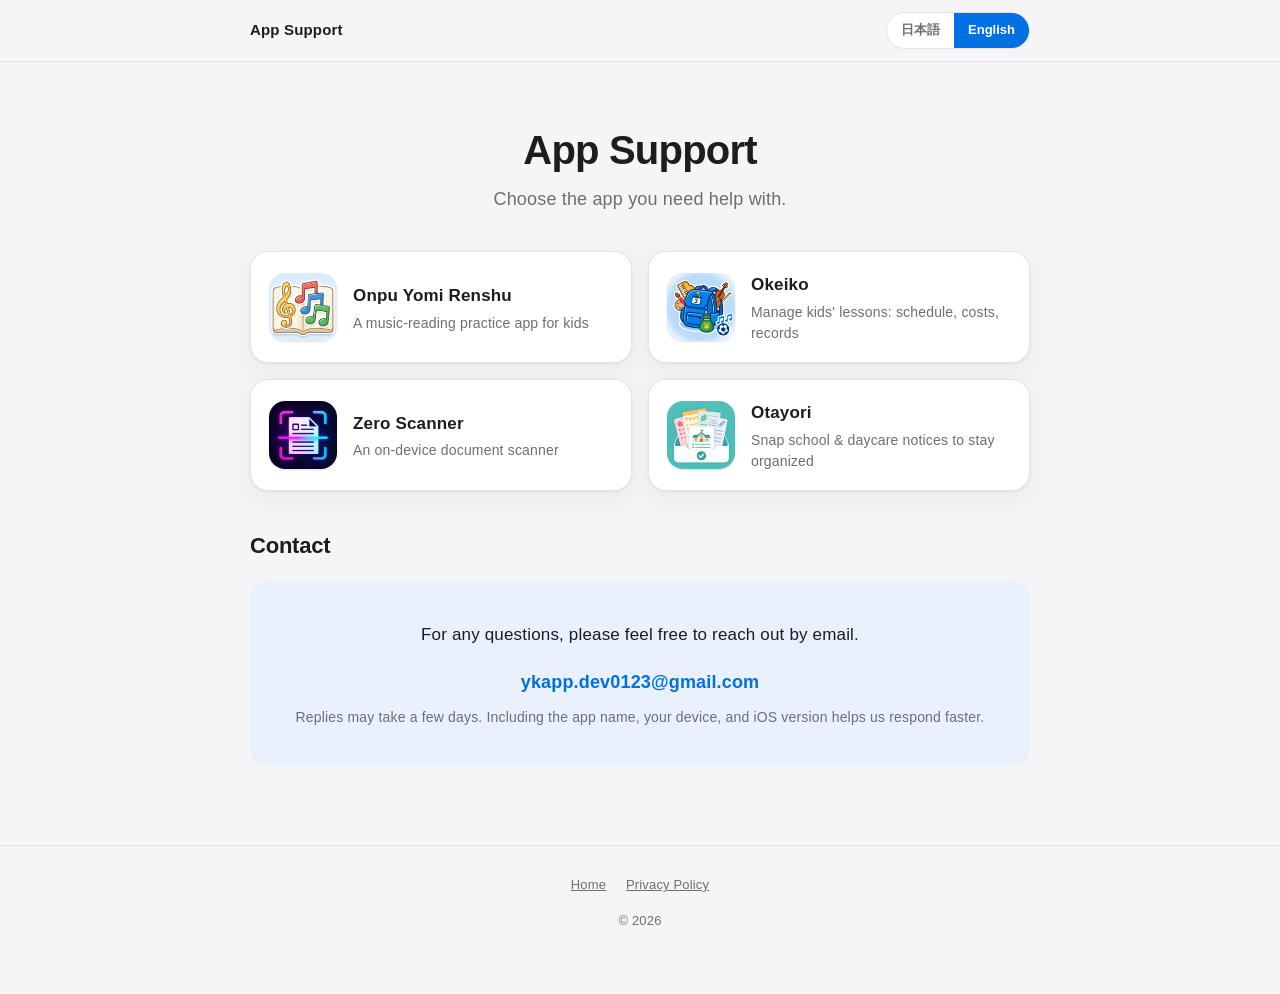
<file: index.html>
<!DOCTYPE html>
<html lang="ja" data-lang="ja">
<head>
  <meta charset="UTF-8" />
  <meta name="viewport" content="width=device-width, initial-scale=1" />
  <title>アプリ サポート</title>
  <meta name="description" content="おんぷ よみ れんしゅう / おけいこ / Zero Scanner / おたより管理 のサポートページ。" />
  <link rel="stylesheet" href="assets/style.css" />
  <script src="assets/i18n.js"></script>
</head>
<body data-title-ja="アプリ サポート" data-title-en="App Support">
  <header class="site-header">
    <div class="bar">
      <a class="home-link" href="index.html">
        <span class="lang-ja">アプリ サポート</span>
        <span class="lang-en">App Support</span>
      </a>
      <div class="lang-toggle" role="group" aria-label="Language">
        <button type="button" data-lang="ja">日本語</button>
        <button type="button" data-lang="en">English</button>
      </div>
    </div>
  </header>

  <main>
    <div class="hero">
      <h1>
        <span class="lang-ja">アプリ サポート</span>
        <span class="lang-en">App Support</span>
      </h1>
      <p class="tagline">
        <span class="lang-ja">サポートが必要なアプリを選んでください。</span>
        <span class="lang-en">Choose the app you need help with.</span>
      </p>
    </div>

    <div class="app-grid">
      <a class="app-card" href="doremi.html">
        <img src="assets/icons/doremi.png" alt="おんぷ よみ れんしゅう" />
        <div>
          <p class="name">
            <span class="lang-ja">おんぷ よみ れんしゅう</span>
            <span class="lang-en">Onpu Yomi Renshu</span>
          </p>
          <p class="desc">
            <span class="lang-ja">子供向けの譜読み練習アプリ</span>
            <span class="lang-en">A music-reading practice app for kids</span>
          </p>
        </div>
      </a>

      <a class="app-card" href="okeiko.html">
        <img src="assets/icons/okeiko.png" alt="おけいこ" />
        <div>
          <p class="name">
            <span class="lang-ja">おけいこ</span>
            <span class="lang-en">Okeiko</span>
          </p>
          <p class="desc">
            <span class="lang-ja">習い事の予定・お金・記録をまとめて管理</span>
            <span class="lang-en">Manage kids' lessons: schedule, costs, records</span>
          </p>
        </div>
      </a>

      <!-- 一時的に非表示（審査前）。公開時にこのコメントを解除してください
      <a class="app-card" href="dekitate.html">
        <img src="assets/icons/dekitate.png" alt="できたてキッチン" />
        <div>
          <p class="name">
            <span class="lang-ja">できたてキッチン</span>
            <span class="lang-en">Dekitate Kitchen</span>
          </p>
          <p class="desc">
            <span class="lang-ja">具材を集めて料理を完成させるカードゲーム</span>
            <span class="lang-en">A cooking card game for the family</span>
          </p>
        </div>
      </a>
      -->

      <a class="app-card" href="zeroscanner.html">
        <img src="assets/icons/zeroscanner.png" alt="Zero Scanner" />
        <div>
          <p class="name">
            <span class="lang-ja">Zero Scanner</span>
            <span class="lang-en">Zero Scanner</span>
          </p>
          <p class="desc">
            <span class="lang-ja">端末内で完結するドキュメントスキャナー</span>
            <span class="lang-en">An on-device document scanner</span>
          </p>
        </div>
      </a>

      <a class="app-card" href="otayori.html">
        <img src="assets/icons/otayori.png" alt="おたより管理" />
        <div>
          <p class="name">
            <span class="lang-ja">おたより管理</span>
            <span class="lang-en">Otayori</span>
          </p>
          <p class="desc">
            <span class="lang-ja">学校・保育園のおたよりを撮るだけで整理</span>
            <span class="lang-en">Snap school &amp; daycare notices to stay organized</span>
          </p>
        </div>
      </a>
    </div>

    <h2>
      <span class="lang-ja">お問い合わせ</span>
      <span class="lang-en">Contact</span>
    </h2>
    <div class="contact-box">
      <p class="lang-ja">ご質問・ご不明な点は、以下のメールアドレスまでお気軽にご連絡ください。</p>
      <p class="lang-en">For any questions, please feel free to reach out by email.</p>
      <a class="mail" href="mailto:ykapp.dev0123@gmail.com">ykapp.dev0123@gmail.com</a>
      <p class="note">
        <span class="lang-ja">返信には数日いただく場合があります。アプリ名と端末・iOSのバージョンを添えていただくとスムーズです。</span>
        <span class="lang-en">Replies may take a few days. Including the app name, your device, and iOS version helps us respond faster.</span>
      </p>
    </div>
  </main>

  <footer>
    <div class="links">
      <a href="index.html"><span class="lang-ja">ホーム</span><span class="lang-en">Home</span></a>
      <a href="privacy.html"><span class="lang-ja">プライバシーポリシー</span><span class="lang-en">Privacy Policy</span></a>
    </div>
    <p>© 2026</p>
  </footer>
</body>
</html>
</file>
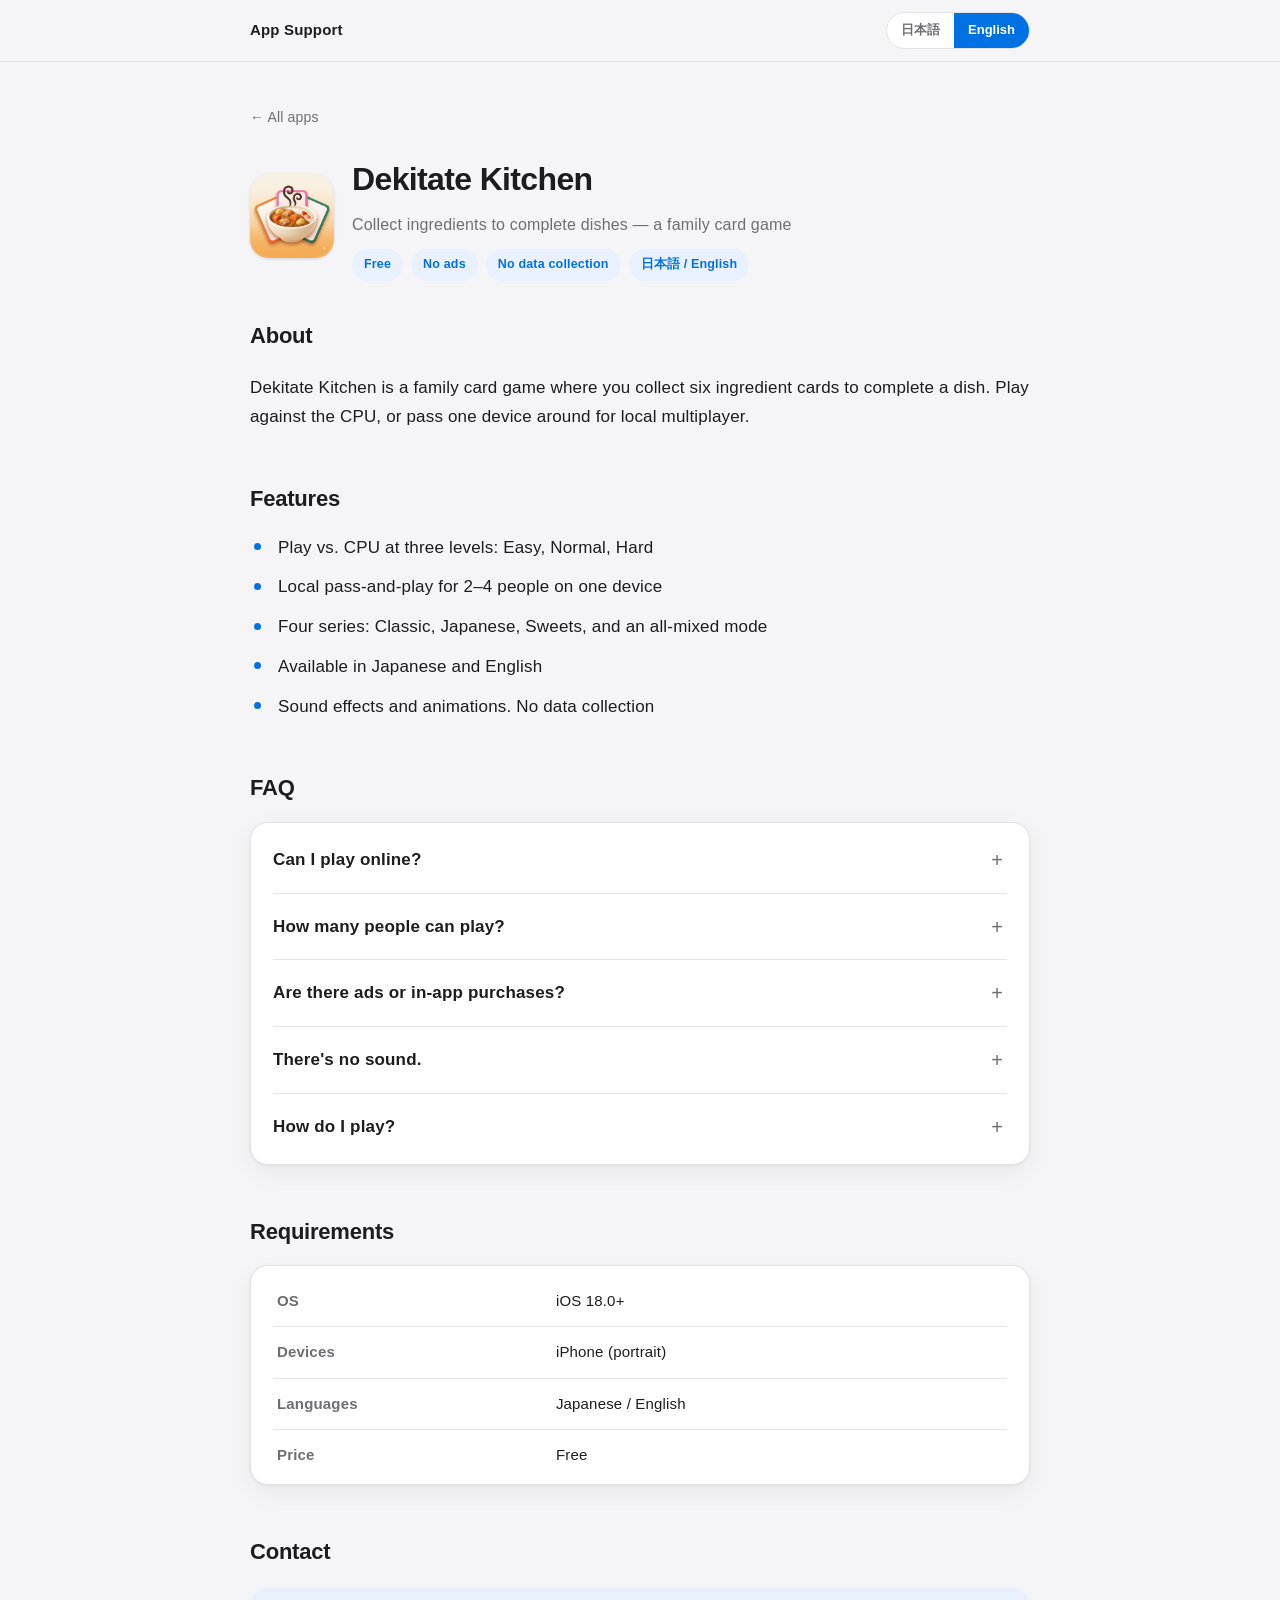
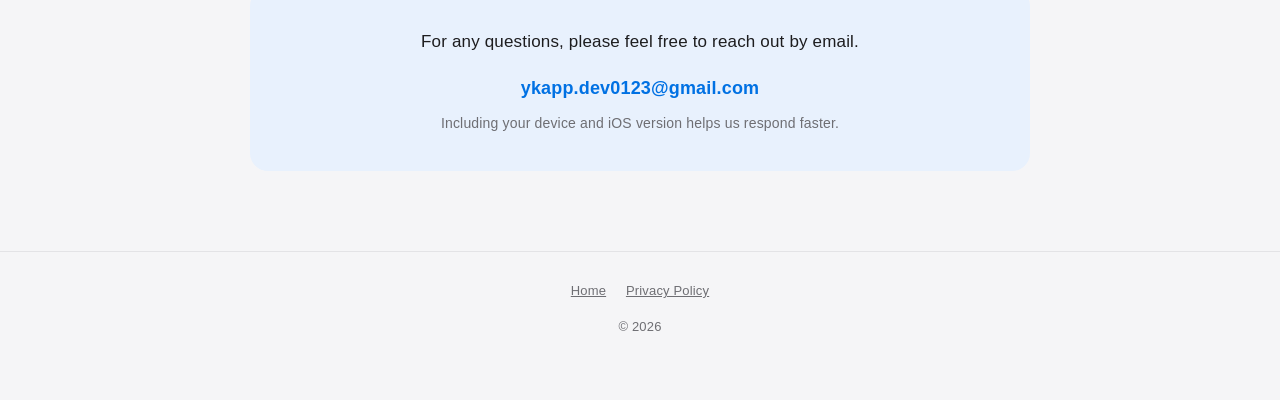
<file: dekitate.html>
<!DOCTYPE html>
<html lang="ja" data-lang="ja">
<head>
  <meta charset="UTF-8" />
  <meta name="viewport" content="width=device-width, initial-scale=1" />
  <title>できたてキッチン — サポート</title>
  <meta name="description" content="できたてキッチン（Dekitate Kitchen）のサポート・よくある質問。" />
  <link rel="stylesheet" href="assets/style.css" />
  <script src="assets/i18n.js"></script>
</head>
<body data-title-ja="できたてキッチン — サポート" data-title-en="Dekitate Kitchen — Support">
  <header class="site-header">
    <div class="bar">
      <a class="home-link" href="index.html">
        <span class="lang-ja">アプリ サポート</span>
        <span class="lang-en">App Support</span>
      </a>
      <div class="lang-toggle" role="group" aria-label="Language">
        <button type="button" data-lang="ja">日本語</button>
        <button type="button" data-lang="en">English</button>
      </div>
    </div>
  </header>

  <main>
    <a class="back" href="index.html">
      <span class="lang-ja">← すべてのアプリ</span>
      <span class="lang-en">← All apps</span>
    </a>

    <div class="app-head">
      <img src="assets/icons/dekitate.png" alt="できたてキッチン" />
      <div>
        <h1>
          <span class="lang-ja">できたてキッチン</span>
          <span class="lang-en">Dekitate Kitchen</span>
        </h1>
        <p class="sub">
          <span class="lang-ja">具材を集めて料理を完成させるカードゲーム</span>
          <span class="lang-en">Collect ingredients to complete dishes — a family card game</span>
        </p>
        <div class="badges">
          <span class="badge lang-ja">無料</span><span class="badge lang-en">Free</span>
          <span class="badge lang-ja">広告なし</span><span class="badge lang-en">No ads</span>
          <span class="badge lang-ja">データ収集なし</span><span class="badge lang-en">No data collection</span>
          <span class="badge">日本語 / English</span>
        </div>
      </div>
    </div>

    <h2>
      <span class="lang-ja">アプリについて</span>
      <span class="lang-en">About</span>
    </h2>
    <p class="lang-ja">「できたてキッチン」は、具材カードを6種そろえて料理を完成させる、家族向けのカードゲームです。CPU対戦と、同じ端末を回して遊ぶローカルパスアンドプレイに対応しています。</p>
    <p class="lang-en">Dekitate Kitchen is a family card game where you collect six ingredient cards to complete a dish. Play against the CPU, or pass one device around for local multiplayer.</p>

    <h2>
      <span class="lang-ja">主な機能</span>
      <span class="lang-en">Features</span>
    </h2>
    <ul class="feat">
      <li><span class="lang-ja">CPU対戦：やさしい / ふつう / つよい の3段階</span><span class="lang-en">Play vs. CPU at three levels: Easy, Normal, Hard</span></li>
      <li><span class="lang-ja">ローカルパスアンドプレイ：同じ端末を2〜4人で回して対戦</span><span class="lang-en">Local pass-and-play for 2–4 people on one device</span></li>
      <li><span class="lang-ja">シリーズ：定番 / 和食 / スイーツ ＋ 全混在の4モード</span><span class="lang-en">Four series: Classic, Japanese, Sweets, and an all-mixed mode</span></li>
      <li><span class="lang-ja">日本語・英語の2言語に対応</span><span class="lang-en">Available in Japanese and English</span></li>
      <li><span class="lang-ja">効果音・アニメーション付き。データ収集なし</span><span class="lang-en">Sound effects and animations. No data collection</span></li>
    </ul>

    <h2>
      <span class="lang-ja">よくある質問</span>
      <span class="lang-en">FAQ</span>
    </h2>
    <div class="card faq">
      <details>
        <summary><span class="lang-ja">オンラインで対戦できますか？</span><span class="lang-en">Can I play online?</span></summary>
        <div class="answer">
          <p class="lang-ja">いいえ。オンライン対戦は対象外です。CPU対戦と、同じ端末で遊ぶローカルパスアンドプレイに対応しています。</p>
          <p class="lang-en">No. Online play is not supported. The game offers CPU matches and local pass-and-play on a single device.</p>
        </div>
      </details>
      <details>
        <summary><span class="lang-ja">何人で遊べますか？</span><span class="lang-en">How many people can play?</span></summary>
        <div class="answer">
          <p class="lang-ja">CPU対戦は1人から、ローカルパスアンドプレイは2〜4人で遊べます。</p>
          <p class="lang-en">You can play solo against the CPU, or 2–4 people in local pass-and-play.</p>
        </div>
      </details>
      <details>
        <summary><span class="lang-ja">広告や課金はありますか？</span><span class="lang-en">Are there ads or in-app purchases?</span></summary>
        <div class="answer">
          <p class="lang-ja">いいえ。完全無料で、広告もアプリ内課金もありません。</p>
          <p class="lang-en">No. The game is completely free, with no ads and no in-app purchases.</p>
        </div>
      </details>
      <details>
        <summary><span class="lang-ja">音が鳴りません。</span><span class="lang-en">There's no sound.</span></summary>
        <div class="answer">
          <p class="lang-ja">本体側面のマナー（消音）スイッチと音量、アプリ内の設定で効果音がオンになっているかをご確認ください。</p>
          <p class="lang-en">Check your device's silent switch and volume, and make sure sound effects are enabled in the app's settings.</p>
        </div>
      </details>
      <details>
        <summary><span class="lang-ja">遊び方がわかりません。</span><span class="lang-en">How do I play?</span></summary>
        <div class="answer">
          <p class="lang-ja">アプリ内の「遊び方」で基本ルールを確認できます。残り1種で「あとひとつ！」、6種そろったら「めしあがれ！」と宣言して勝利を目指します。</p>
          <p class="lang-en">See “How to play” in the app for the basics. Declare “One more!” when you need a single ingredient, and “Dig in!” once all six are collected to win.</p>
        </div>
      </details>
    </div>

    <h2>
      <span class="lang-ja">動作環境</span>
      <span class="lang-en">Requirements</span>
    </h2>
    <div class="card">
      <table class="meta">
        <tr>
          <th><span class="lang-ja">対応OS</span><span class="lang-en">OS</span></th>
          <td>iOS 18.0+</td>
        </tr>
        <tr>
          <th><span class="lang-ja">対応端末</span><span class="lang-en">Devices</span></th>
          <td><span class="lang-ja">iPhone（縦向き）</span><span class="lang-en">iPhone (portrait)</span></td>
        </tr>
        <tr>
          <th><span class="lang-ja">言語</span><span class="lang-en">Languages</span></th>
          <td><span class="lang-ja">日本語 / 英語</span><span class="lang-en">Japanese / English</span></td>
        </tr>
        <tr>
          <th><span class="lang-ja">価格</span><span class="lang-en">Price</span></th>
          <td><span class="lang-ja">無料</span><span class="lang-en">Free</span></td>
        </tr>
      </table>
    </div>

    <h2>
      <span class="lang-ja">お問い合わせ</span>
      <span class="lang-en">Contact</span>
    </h2>
    <div class="contact-box">
      <p class="lang-ja">ご質問・ご不明な点は、以下のメールアドレスまでお気軽にご連絡ください。</p>
      <p class="lang-en">For any questions, please feel free to reach out by email.</p>
      <a class="mail" href="mailto:ykapp.dev0123@gmail.com?subject=できたてキッチン%20サポート">ykapp.dev0123@gmail.com</a>
      <p class="note">
        <span class="lang-ja">端末とiOSのバージョンを添えていただくとスムーズです。</span>
        <span class="lang-en">Including your device and iOS version helps us respond faster.</span>
      </p>
    </div>
  </main>

  <footer>
    <div class="links">
      <a href="index.html"><span class="lang-ja">ホーム</span><span class="lang-en">Home</span></a>
      <a href="privacy.html"><span class="lang-ja">プライバシーポリシー</span><span class="lang-en">Privacy Policy</span></a>
    </div>
    <p>© 2026</p>
  </footer>
</body>
</html>
</file>
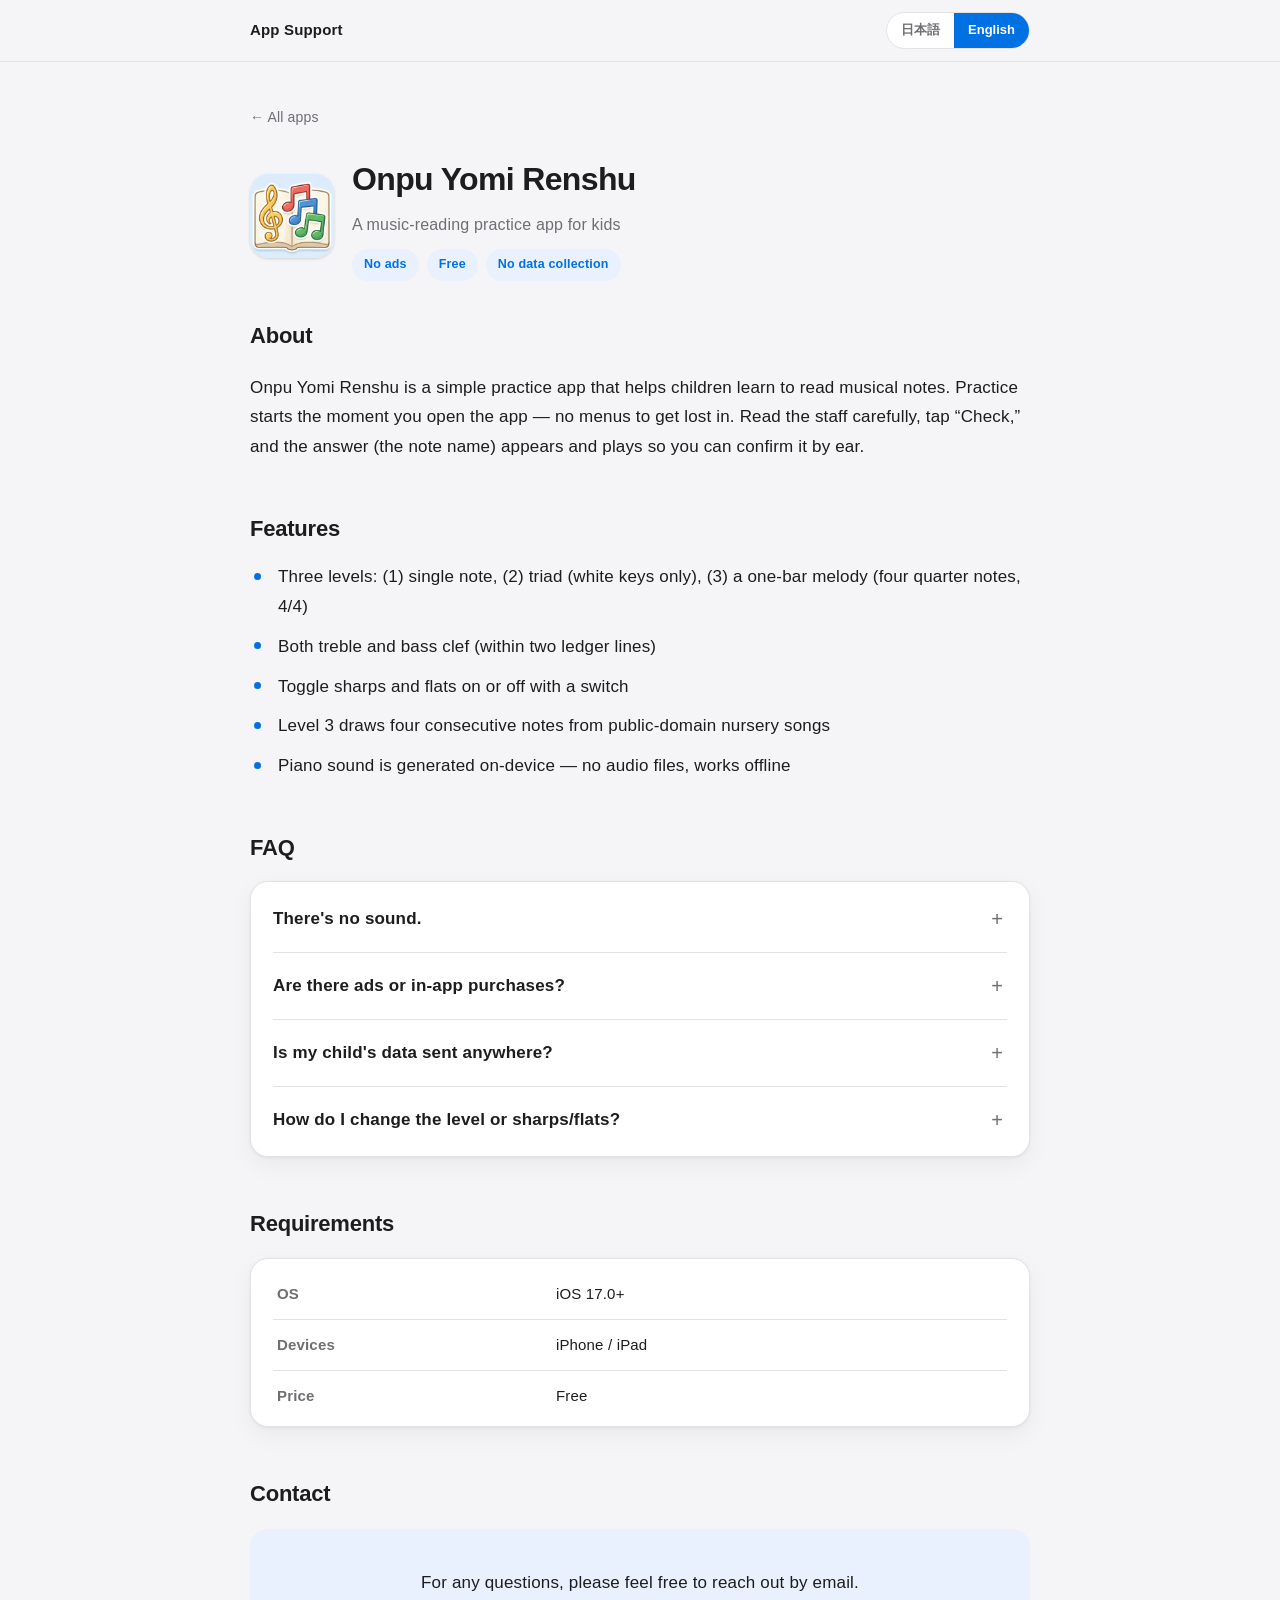
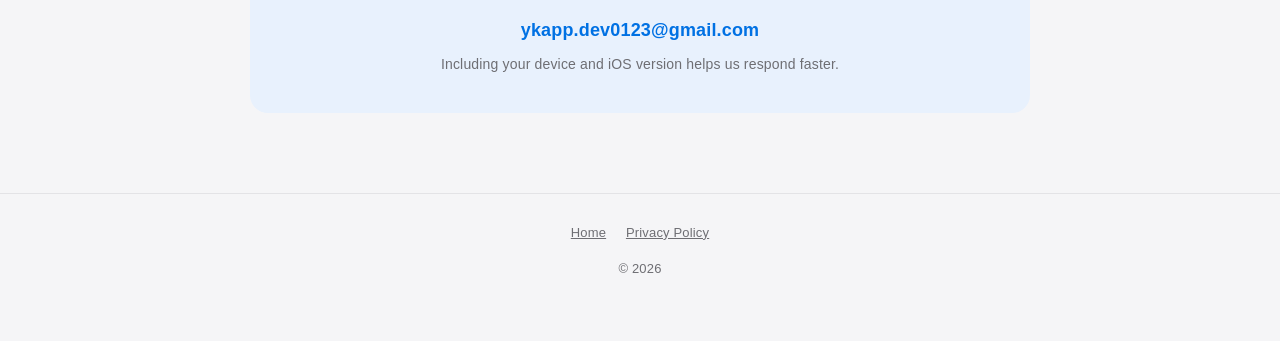
<file: doremi.html>
<!DOCTYPE html>
<html lang="ja" data-lang="ja">
<head>
  <meta charset="UTF-8" />
  <meta name="viewport" content="width=device-width, initial-scale=1" />
  <title>おんぷ よみ れんしゅう — サポート</title>
  <meta name="description" content="おんぷ よみ れんしゅう（Doremi Trainer）のサポート・よくある質問。" />
  <link rel="stylesheet" href="assets/style.css" />
  <script src="assets/i18n.js"></script>
</head>
<body data-title-ja="おんぷ よみ れんしゅう — サポート" data-title-en="Onpu Yomi Renshu — Support">
  <header class="site-header">
    <div class="bar">
      <a class="home-link" href="index.html">
        <span class="lang-ja">アプリ サポート</span>
        <span class="lang-en">App Support</span>
      </a>
      <div class="lang-toggle" role="group" aria-label="Language">
        <button type="button" data-lang="ja">日本語</button>
        <button type="button" data-lang="en">English</button>
      </div>
    </div>
  </header>

  <main>
    <a class="back" href="index.html">
      <span class="lang-ja">← すべてのアプリ</span>
      <span class="lang-en">← All apps</span>
    </a>

    <div class="app-head">
      <img src="assets/icons/doremi.png" alt="おんぷ よみ れんしゅう" />
      <div>
        <h1>
          <span class="lang-ja">おんぷ よみ れんしゅう</span>
          <span class="lang-en">Onpu Yomi Renshu</span>
        </h1>
        <p class="sub">
          <span class="lang-ja">子供向けの譜読み練習アプリ</span>
          <span class="lang-en">A music-reading practice app for kids</span>
        </p>
        <div class="badges">
          <span class="badge lang-ja">広告なし</span><span class="badge lang-en">No ads</span>
          <span class="badge lang-ja">無料</span><span class="badge lang-en">Free</span>
          <span class="badge lang-ja">データ収集なし</span><span class="badge lang-en">No data collection</span>
        </div>
      </div>
    </div>

    <h2>
      <span class="lang-ja">アプリについて</span>
      <span class="lang-en">About</span>
    </h2>
    <p class="lang-ja">「おんぷ よみ れんしゅう」は、楽譜の音符を読む力を育てる、子供向けのシンプルな練習アプリです。起動するとすぐに練習がはじまり、メニューや設定で迷うことはありません。譜面をじっくり読んで「こたえあわせ」を押すと、答え（カタカナの音名）が表示され、その音が鳴って確かめられます。</p>
    <p class="lang-en">Onpu Yomi Renshu is a simple practice app that helps children learn to read musical notes. Practice starts the moment you open the app — no menus to get lost in. Read the staff carefully, tap “Check,” and the answer (the note name) appears and plays so you can confirm it by ear.</p>

    <h2>
      <span class="lang-ja">主な機能</span>
      <span class="lang-en">Features</span>
    </h2>
    <ul class="feat">
      <li><span class="lang-ja">3つのレベル：①単音（全音符） ②3和音（白鍵のみ・3度堆積） ③1小節のメロディ（4分音符×4・4/4拍子）</span><span class="lang-en">Three levels: (1) single note, (2) triad (white keys only), (3) a one-bar melody (four quarter notes, 4/4)</span></li>
      <li><span class="lang-ja">ト音記号・ヘ音記号の両方に対応（加線2本以内）</span><span class="lang-en">Both treble and bass clef (within two ledger lines)</span></li>
      <li><span class="lang-ja">♯・♭の出題を画面のスイッチでON/OFF</span><span class="lang-en">Toggle sharps and flats on or off with a switch</span></li>
      <li><span class="lang-ja">レベル3は著作権フリーの童謡から連続する4音を出題</span><span class="lang-en">Level 3 draws four consecutive notes from public-domain nursery songs</span></li>
      <li><span class="lang-ja">ピアノ音は端末内で生成（外部音源ファイルなし・オフライン動作）</span><span class="lang-en">Piano sound is generated on-device — no audio files, works offline</span></li>
    </ul>

    <h2>
      <span class="lang-ja">よくある質問</span>
      <span class="lang-en">FAQ</span>
    </h2>
    <div class="card faq">
      <details>
        <summary><span class="lang-ja">音が鳴りません。</span><span class="lang-en">There's no sound.</span></summary>
        <div class="answer">
          <p class="lang-ja">本体側面のマナー（消音）スイッチがオフになっているか、音量が上がっているかをご確認ください。「こたえあわせ」を押したときに、答えの音が鳴ります。</p>
          <p class="lang-en">Check that your device's silent (ring/silent) switch is off and the volume is up. The note plays when you tap “Check.”</p>
        </div>
      </details>
      <details>
        <summary><span class="lang-ja">広告や課金はありますか？</span><span class="lang-en">Are there ads or in-app purchases?</span></summary>
        <div class="answer">
          <p class="lang-ja">いいえ。完全無料で、広告もアプリ内課金もありません。</p>
          <p class="lang-en">No. The app is completely free, with no ads and no in-app purchases.</p>
        </div>
      </details>
      <details>
        <summary><span class="lang-ja">子供の学習データは外部に送信されますか？</span><span class="lang-en">Is my child's data sent anywhere?</span></summary>
        <div class="answer">
          <p class="lang-ja">いいえ。このアプリは個人情報や学習記録を収集・送信しません。アカウント登録も不要です。</p>
          <p class="lang-en">No. The app does not collect or transmit any personal information or learning records, and no account is required.</p>
        </div>
      </details>
      <details>
        <summary><span class="lang-ja">レベルや♯・♭はどこで変えますか？</span><span class="lang-en">How do I change the level or sharps/flats?</span></summary>
        <div class="answer">
          <p class="lang-ja">練習画面のスイッチでレベル（1〜3）と♯・♭の出題をいつでも切り替えられます。</p>
          <p class="lang-en">Use the switches on the practice screen to change the level (1–3) and turn sharps/flats on or off at any time.</p>
        </div>
      </details>
    </div>

    <h2>
      <span class="lang-ja">動作環境</span>
      <span class="lang-en">Requirements</span>
    </h2>
    <div class="card">
      <table class="meta">
        <tr>
          <th><span class="lang-ja">対応OS</span><span class="lang-en">OS</span></th>
          <td>iOS 17.0+</td>
        </tr>
        <tr>
          <th><span class="lang-ja">対応端末</span><span class="lang-en">Devices</span></th>
          <td><span class="lang-ja">iPhone / iPad</span><span class="lang-en">iPhone / iPad</span></td>
        </tr>
        <tr>
          <th><span class="lang-ja">価格</span><span class="lang-en">Price</span></th>
          <td><span class="lang-ja">無料</span><span class="lang-en">Free</span></td>
        </tr>
      </table>
    </div>

    <h2>
      <span class="lang-ja">お問い合わせ</span>
      <span class="lang-en">Contact</span>
    </h2>
    <div class="contact-box">
      <p class="lang-ja">ご質問・ご不明な点は、以下のメールアドレスまでお気軽にご連絡ください。</p>
      <p class="lang-en">For any questions, please feel free to reach out by email.</p>
      <a class="mail" href="mailto:ykapp.dev0123@gmail.com?subject=おんぷ%20よみ%20れんしゅう%20サポート">ykapp.dev0123@gmail.com</a>
      <p class="note">
        <span class="lang-ja">端末とiOSのバージョンを添えていただくとスムーズです。</span>
        <span class="lang-en">Including your device and iOS version helps us respond faster.</span>
      </p>
    </div>
  </main>

  <footer>
    <div class="links">
      <a href="index.html"><span class="lang-ja">ホーム</span><span class="lang-en">Home</span></a>
      <a href="privacy.html"><span class="lang-ja">プライバシーポリシー</span><span class="lang-en">Privacy Policy</span></a>
    </div>
    <p>© 2026</p>
  </footer>
</body>
</html>
</file>
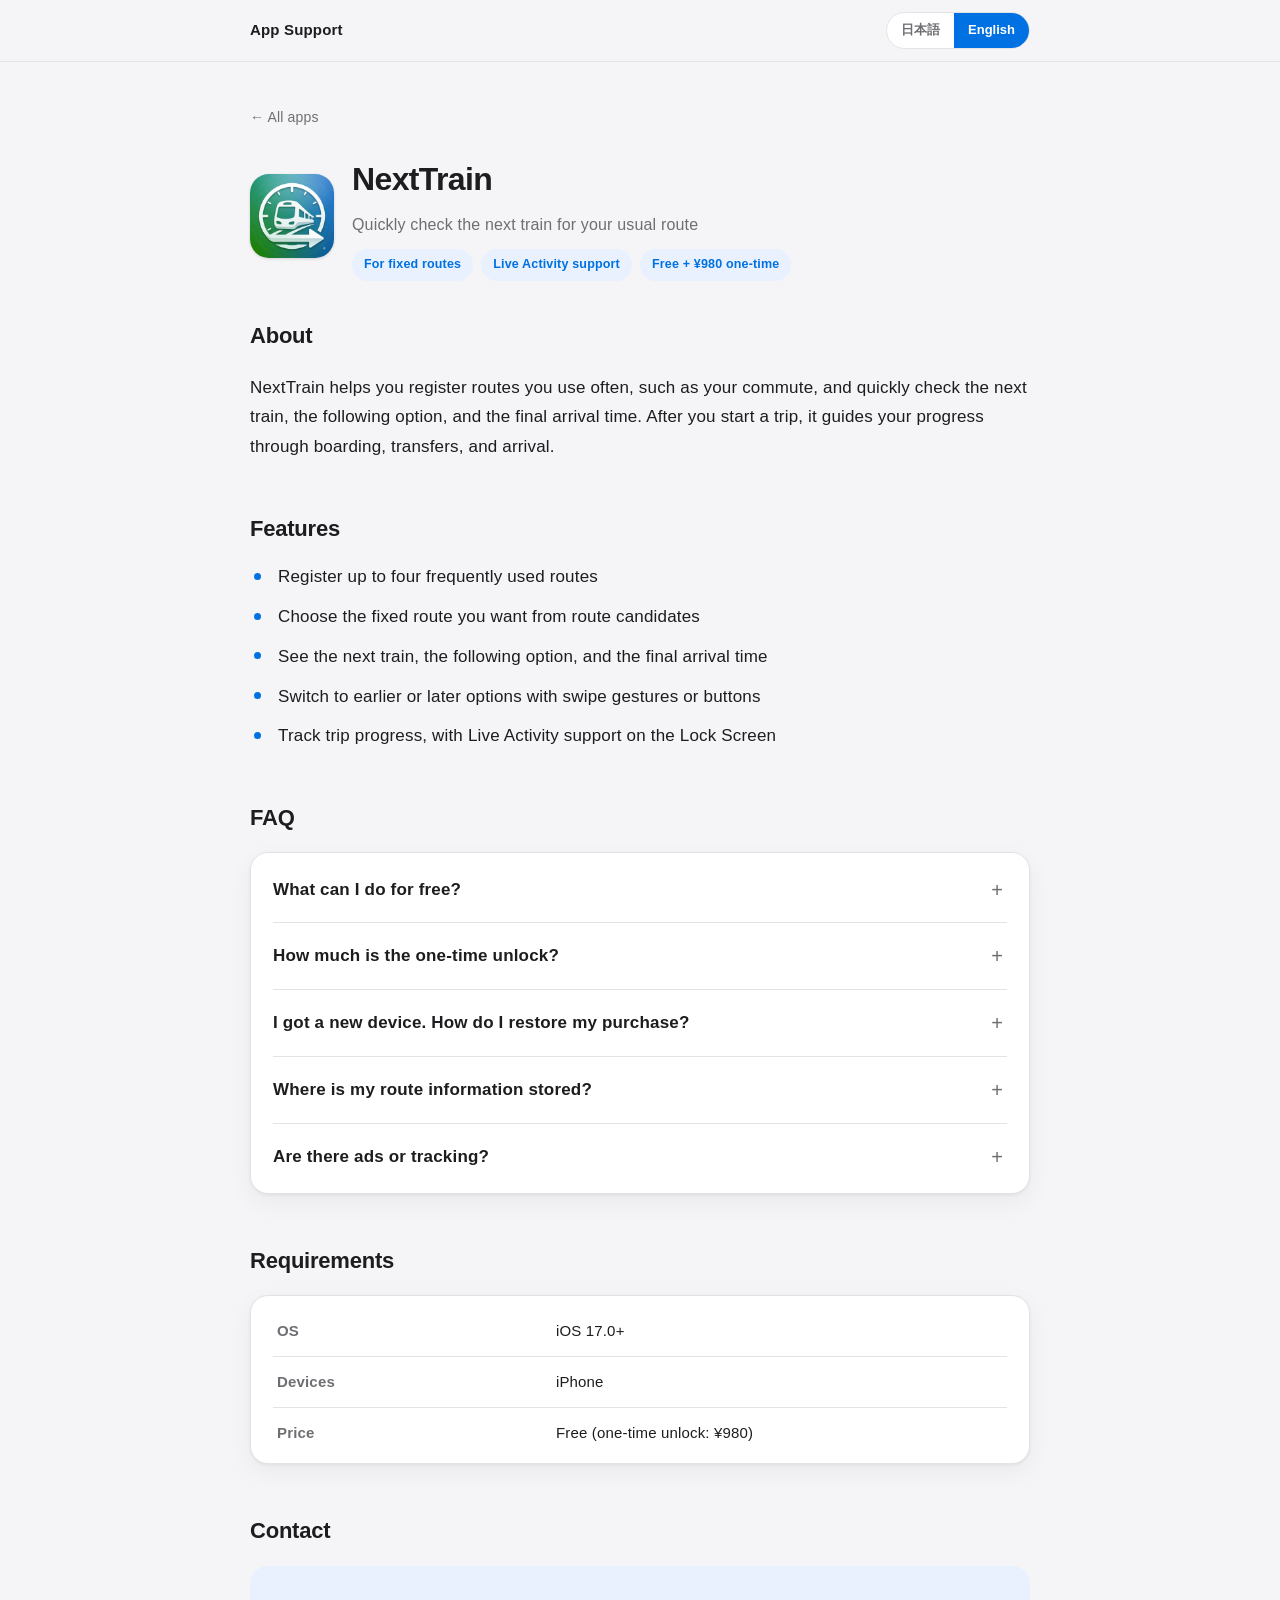
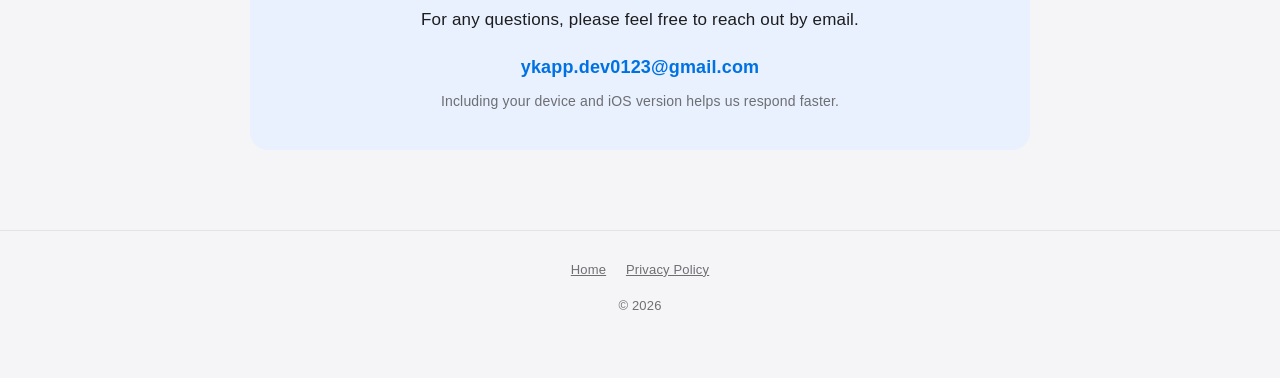
<file: nexttrain.html>
<!DOCTYPE html>
<html lang="ja" data-lang="ja">
<head>
  <meta charset="UTF-8" />
  <meta name="viewport" content="width=device-width, initial-scale=1" />
  <title>次の電車 — サポート</title>
  <meta name="description" content="次の電車（NextTrain）のサポート・よくある質問。" />
  <link rel="stylesheet" href="assets/style.css" />
  <script src="assets/i18n.js"></script>
</head>
<body data-title-ja="次の電車 — サポート" data-title-en="NextTrain — Support">
  <header class="site-header">
    <div class="bar">
      <a class="home-link" href="index.html">
        <span class="lang-ja">アプリ サポート</span>
        <span class="lang-en">App Support</span>
      </a>
      <div class="lang-toggle" role="group" aria-label="Language">
        <button type="button" data-lang="ja">日本語</button>
        <button type="button" data-lang="en">English</button>
      </div>
    </div>
  </header>

  <main>
    <a class="back" href="index.html">
      <span class="lang-ja">← すべてのアプリ</span>
      <span class="lang-en">← All apps</span>
    </a>

    <div class="app-head">
      <img src="assets/icons/nexttrain.png" alt="次の電車" />
      <div>
        <h1>
          <span class="lang-ja">次の電車</span>
          <span class="lang-en">NextTrain</span>
        </h1>
        <p class="sub">
          <span class="lang-ja">いつもの経路の次の電車をすぐ確認</span>
          <span class="lang-en">Quickly check the next train for your usual route</span>
        </p>
        <div class="badges">
          <span class="badge lang-ja">固定ルート向け</span><span class="badge lang-en">For fixed routes</span>
          <span class="badge lang-ja">Live Activity対応</span><span class="badge lang-en">Live Activity support</span>
          <span class="badge lang-ja">無料＋買い切り¥980</span><span class="badge lang-en">Free + ¥980 one-time</span>
        </div>
      </div>
    </div>

    <h2>
      <span class="lang-ja">アプリについて</span>
      <span class="lang-en">About</span>
    </h2>
    <p class="lang-ja">「次の電車」は、通勤・通学などでよく使う経路を登録し、次に乗る電車、その次の便、最終到着時刻をすばやく確認するためのアプリです。移動を開始すると、乗車中・乗り換え・到着までの進捗を見やすく案内します。</p>
    <p class="lang-en">NextTrain helps you register routes you use often, such as your commute, and quickly check the next train, the following option, and the final arrival time. After you start a trip, it guides your progress through boarding, transfers, and arrival.</p>

    <h2>
      <span class="lang-ja">主な機能</span>
      <span class="lang-en">Features</span>
    </h2>
    <ul class="feat">
      <li><span class="lang-ja">よく使うルートを最大4件まで登録</span><span class="lang-en">Register up to four frequently used routes</span></li>
      <li><span class="lang-ja">経路候補から使いたい固定ルートを選択</span><span class="lang-en">Choose the fixed route you want from route candidates</span></li>
      <li><span class="lang-ja">次に乗る電車、その次の便、最終到着時刻を表示</span><span class="lang-en">See the next train, the following option, and the final arrival time</span></li>
      <li><span class="lang-ja">左右スワイプやボタンで前後の便へ切り替え</span><span class="lang-en">Switch to earlier or later options with swipe gestures or buttons</span></li>
      <li><span class="lang-ja">移動中の進捗を表示し、Live Activityでロック画面にも対応</span><span class="lang-en">Track trip progress, with Live Activity support on the Lock Screen</span></li>
    </ul>

    <h2>
      <span class="lang-ja">よくある質問</span>
      <span class="lang-en">FAQ</span>
    </h2>
    <div class="card faq">
      <details>
        <summary><span class="lang-ja">無料でどこまで使えますか？</span><span class="lang-en">What can I do for free?</span></summary>
        <div class="answer">
          <p class="lang-ja">無料利用回数の範囲内で、ルート登録、次の電車の確認、移動開始をお試しいただけます。継続して使う場合は買い切り版をご利用ください。</p>
          <p class="lang-en">Within the free usage limit, you can try route registration, checking the next train, and starting trips. To keep using the app, use the one-time unlock.</p>
        </div>
      </details>
      <details>
        <summary><span class="lang-ja">買い切り版はいくらですか？</span><span class="lang-en">How much is the one-time unlock?</span></summary>
        <div class="answer">
          <p class="lang-ja">買い切り版は ¥980 です。サブスクリプションではなく、一度の購入で利用回数の制限なく移動を開始できます。</p>
          <p class="lang-en">The one-time unlock is ¥980. It is not a subscription; one purchase removes the trip-start usage limit.</p>
        </div>
      </details>
      <details>
        <summary><span class="lang-ja">機種変更しました。買い切り版を元に戻すには？</span><span class="lang-en">I got a new device. How do I restore my purchase?</span></summary>
        <div class="answer">
          <p class="lang-ja">同じApple IDでサインインのうえ、アプリ内の「購入を復元」をお試しください。買い切り版は追加料金なしで再有効化されます。</p>
          <p class="lang-en">Sign in with the same Apple ID and use “Restore Purchases” in the app. Your one-time unlock will be re-enabled at no extra charge.</p>
        </div>
      </details>
      <details>
        <summary><span class="lang-ja">登録した経路情報はどこに保存されますか？</span><span class="lang-en">Where is my route information stored?</span></summary>
        <div class="answer">
          <p class="lang-ja">登録したルートや移動中の進捗は端末内に保存されます。駅候補検索・経路検索のため、入力した駅名、駅ID、日時、経由駅、新幹線利用設定などは経路検索APIへ送信されます。</p>
          <p class="lang-en">Registered routes and trip progress are stored on your device. For station suggestions and route search, entered station names, station IDs, date/time, via stations, and Shinkansen settings are sent to a route search API.</p>
        </div>
      </details>
      <details>
        <summary><span class="lang-ja">広告や追跡はありますか？</span><span class="lang-en">Are there ads or tracking?</span></summary>
        <div class="answer">
          <p class="lang-ja">ありません。広告表示、広告目的のトラッキング、解析SDKは使用していません。</p>
          <p class="lang-en">No. The app does not show ads, perform ad tracking, or use analytics SDKs.</p>
        </div>
      </details>
    </div>

    <h2>
      <span class="lang-ja">動作環境</span>
      <span class="lang-en">Requirements</span>
    </h2>
    <div class="card">
      <table class="meta">
        <tr>
          <th><span class="lang-ja">対応OS</span><span class="lang-en">OS</span></th>
          <td>iOS 17.0+</td>
        </tr>
        <tr>
          <th><span class="lang-ja">対応端末</span><span class="lang-en">Devices</span></th>
          <td><span class="lang-ja">iPhone</span><span class="lang-en">iPhone</span></td>
        </tr>
        <tr>
          <th><span class="lang-ja">価格</span><span class="lang-en">Price</span></th>
          <td><span class="lang-ja">無料（買い切り版 ¥980）</span><span class="lang-en">Free (one-time unlock: ¥980)</span></td>
        </tr>
      </table>
    </div>

    <h2>
      <span class="lang-ja">お問い合わせ</span>
      <span class="lang-en">Contact</span>
    </h2>
    <div class="contact-box">
      <p class="lang-ja">ご質問・ご不明な点は、以下のメールアドレスまでお気軽にご連絡ください。</p>
      <p class="lang-en">For any questions, please feel free to reach out by email.</p>
      <a class="mail" href="mailto:ykapp.dev0123@gmail.com?subject=NextTrain%20Support">ykapp.dev0123@gmail.com</a>
      <p class="note">
        <span class="lang-ja">端末とiOSのバージョンを添えていただくとスムーズです。</span>
        <span class="lang-en">Including your device and iOS version helps us respond faster.</span>
      </p>
    </div>
  </main>

  <footer>
    <div class="links">
      <a href="index.html"><span class="lang-ja">ホーム</span><span class="lang-en">Home</span></a>
      <a href="privacy.html"><span class="lang-ja">プライバシーポリシー</span><span class="lang-en">Privacy Policy</span></a>
    </div>
    <p>© 2026</p>
  </footer>
</body>
</html>
</file>
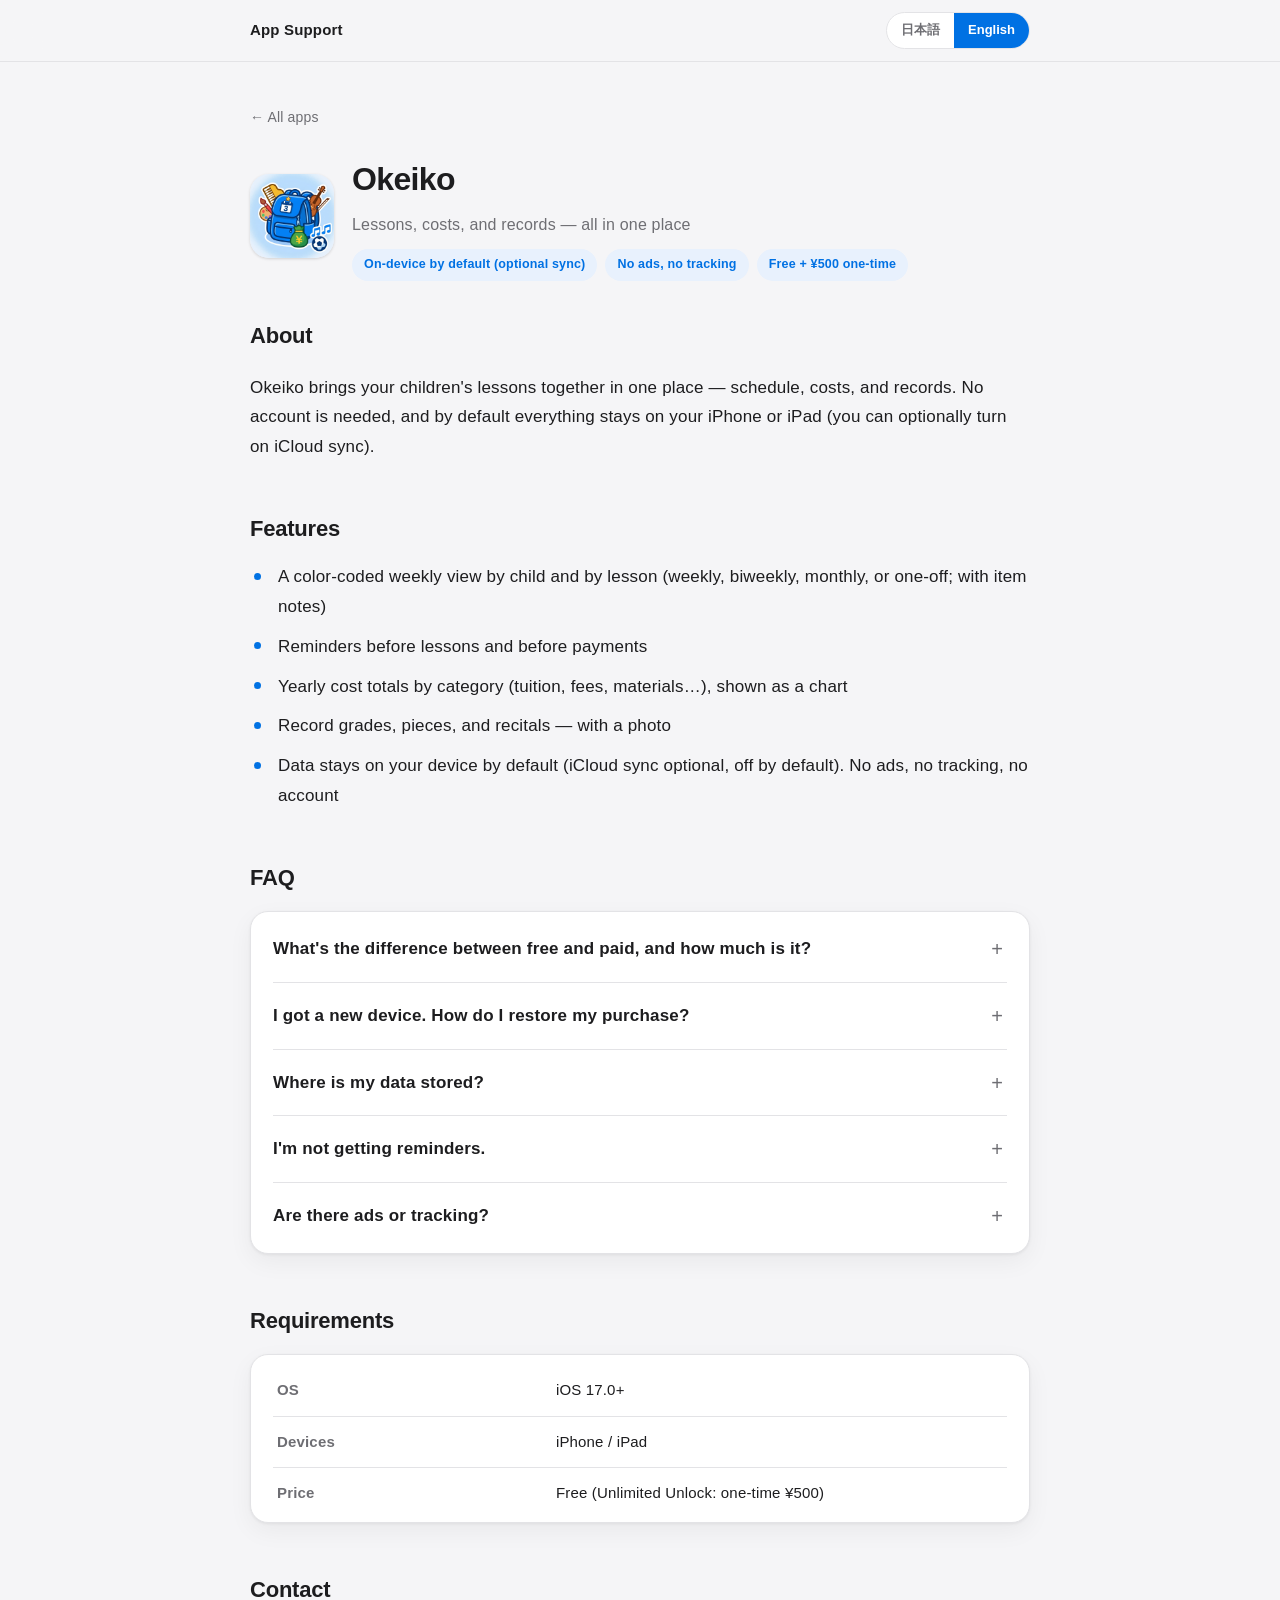
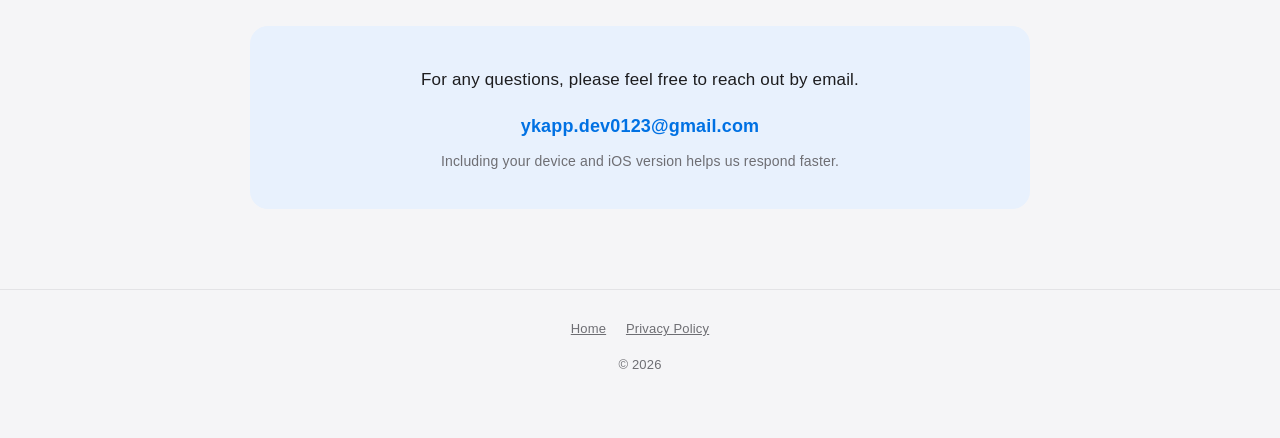
<file: okeiko.html>
<!DOCTYPE html>
<html lang="ja" data-lang="ja">
<head>
  <meta charset="UTF-8" />
  <meta name="viewport" content="width=device-width, initial-scale=1" />
  <title>おけいこ — サポート</title>
  <meta name="description" content="おけいこ（習い事の予定・お金・記録）のサポート・よくある質問。" />
  <link rel="stylesheet" href="assets/style.css" />
  <script src="assets/i18n.js"></script>
</head>
<body data-title-ja="おけいこ — サポート" data-title-en="Okeiko — Support">
  <header class="site-header">
    <div class="bar">
      <a class="home-link" href="index.html">
        <span class="lang-ja">アプリ サポート</span>
        <span class="lang-en">App Support</span>
      </a>
      <div class="lang-toggle" role="group" aria-label="Language">
        <button type="button" data-lang="ja">日本語</button>
        <button type="button" data-lang="en">English</button>
      </div>
    </div>
  </header>

  <main>
    <a class="back" href="index.html">
      <span class="lang-ja">← すべてのアプリ</span>
      <span class="lang-en">← All apps</span>
    </a>

    <div class="app-head">
      <img src="assets/icons/okeiko.png" alt="おけいこ" />
      <div>
        <h1>
          <span class="lang-ja">おけいこ</span>
          <span class="lang-en">Okeiko</span>
        </h1>
        <p class="sub">
          <span class="lang-ja">習い事の予定・お金・記録をまとめて管理</span>
          <span class="lang-en">Lessons, costs, and records — all in one place</span>
        </p>
        <div class="badges">
          <span class="badge lang-ja">ふだんは端末内（同期は任意）</span><span class="badge lang-en">On-device by default (optional sync)</span>
          <span class="badge lang-ja">広告なし・追跡なし</span><span class="badge lang-en">No ads, no tracking</span>
          <span class="badge lang-ja">無料＋買い切り¥500</span><span class="badge lang-en">Free + ¥500 one-time</span>
        </div>
      </div>
    </div>

    <h2>
      <span class="lang-ja">アプリについて</span>
      <span class="lang-en">About</span>
    </h2>
    <p class="lang-ja">「おけいこ」は、子どもの習い事の「予定」「お金」「記録」を、ひとつにまとめる家族のためのアプリです。アカウント登録は不要。ふだんはすべてあなたのiPhone・iPadの中だけで完結します（iCloud同期は任意でONにできます）。</p>
    <p class="lang-en">Okeiko brings your children's lessons together in one place — schedule, costs, and records. No account is needed, and by default everything stays on your iPhone or iPad (you can optionally turn on iCloud sync).</p>

    <h2>
      <span class="lang-ja">主な機能</span>
      <span class="lang-en">Features</span>
    </h2>
    <ul class="feat">
      <li><span class="lang-ja">今週の予定を子ども・習い事ごとに色分け表示（毎週・隔週・毎月・単発に対応、持ち物メモも）</span><span class="lang-en">A color-coded weekly view by child and by lesson (weekly, biweekly, monthly, or one-off; with item notes)</span></li>
      <li><span class="lang-ja">レッスン前・支払い前のリマインダー通知</span><span class="lang-en">Reminders before lessons and before payments</span></li>
      <li><span class="lang-ja">月謝・入会金・教材費などを費目別に年間集計（年度は4月始まり、グラフ表示）</span><span class="lang-en">Yearly cost totals by category (tuition, fees, materials…), shown as a chart</span></li>
      <li><span class="lang-ja">級・課題曲・発表会などを写真付きで記録</span><span class="lang-en">Record grades, pieces, and recitals — with a photo</span></li>
      <li><span class="lang-ja">ふだんはデータを端末内に保存（iCloud同期は任意・既定OFF）。広告なし・追跡なし・アカウント不要</span><span class="lang-en">Data stays on your device by default (iCloud sync optional, off by default). No ads, no tracking, no account</span></li>
    </ul>

    <h2>
      <span class="lang-ja">よくある質問</span>
      <span class="lang-en">FAQ</span>
    </h2>
    <div class="card faq">
      <details>
        <summary><span class="lang-ja">無料版と買い切りの違いは？ いくらですか？</span><span class="lang-en">What's the difference between free and paid, and how much is it?</span></summary>
        <div class="answer">
          <p class="lang-ja">無料のままで、子ども1人・習い事2個まですべての機能（予定・お金・記録）をお使いいただけます。兄弟が増えたり習い事が3つ目になったら、「無制限アンロック」（買い切り ¥500・追加課金なし・サブスクではありません）で人数・個数を無制限にできます。一度の購入でずっと使えます。</p>
          <p class="lang-en">For free, you can use every feature (schedule, costs, records) for up to 1 child and 2 lessons. When you add another child or a third lesson, the “Unlimited Unlock” (a one-time ¥500 purchase — no extra charges, not a subscription) removes the limits for good.</p>
        </div>
      </details>
      <details>
        <summary><span class="lang-ja">機種変更しました。買い切りを元に戻すには？</span><span class="lang-en">I got a new device. How do I restore my purchase?</span></summary>
        <div class="answer">
          <p class="lang-ja">同じApple IDでサインインのうえ、アプリ内の「購入を復元」をお試しください。買い切りは追加料金なしで再有効化されます。</p>
          <p class="lang-en">Sign in with the same Apple ID and use “Restore Purchases” in the app. Your one-time purchase will be re-enabled at no extra charge.</p>
        </div>
      </details>
      <details>
        <summary><span class="lang-ja">入力したデータはどこに保存されますか？</span><span class="lang-en">Where is my data stored?</span></summary>
        <div class="answer">
          <p class="lang-ja">ふだんはすべて端末内に保存され、外部に送信されることはありません。iCloud同期をONにしたときだけ、あなた自身のiCloud（Appleアカウント内のプライベート領域）に保存して同じApple IDの端末と同期します（既定はOFF・開発者がデータを見ることはありません）。機種変更に備えて、写真も含む完全バックアップ（.okeikoファイル）も書き出せます。</p>
          <p class="lang-en">By default everything is stored on your device and is never sent anywhere. Only when you turn on iCloud sync is your data saved to your own iCloud (a private area inside your Apple account) and synced across devices signed in with the same Apple ID (off by default; the developer cannot see your data). For device changes, you can also export a full backup (.okeiko file) including photos.</p>
        </div>
      </details>
      <details>
        <summary><span class="lang-ja">リマインダーが届きません。</span><span class="lang-en">I'm not getting reminders.</span></summary>
        <div class="answer">
          <p class="lang-ja">iOSの「設定」→「通知」→「おけいこ」で通知が許可されているかご確認ください。通知は、予定や支払いごとに設定したときだけ有効になります。</p>
          <p class="lang-en">In iOS Settings → Notifications → Okeiko, make sure notifications are allowed. Reminders fire only when you set them on a schedule or payment.</p>
        </div>
      </details>
      <details>
        <summary><span class="lang-ja">広告や追跡はありますか？</span><span class="lang-en">Are there ads or tracking?</span></summary>
        <div class="answer">
          <p class="lang-ja">ありません。広告・追跡・第三者への提供は一切ありません。</p>
          <p class="lang-en">None. There are no ads, no tracking, and no sharing with third parties.</p>
        </div>
      </details>
    </div>

    <h2>
      <span class="lang-ja">動作環境</span>
      <span class="lang-en">Requirements</span>
    </h2>
    <div class="card">
      <table class="meta">
        <tr>
          <th><span class="lang-ja">対応OS</span><span class="lang-en">OS</span></th>
          <td>iOS 17.0+</td>
        </tr>
        <tr>
          <th><span class="lang-ja">対応端末</span><span class="lang-en">Devices</span></th>
          <td><span class="lang-ja">iPhone / iPad</span><span class="lang-en">iPhone / iPad</span></td>
        </tr>
        <tr>
          <th><span class="lang-ja">価格</span><span class="lang-en">Price</span></th>
          <td><span class="lang-ja">無料（無制限アンロックは買い切り ¥500）</span><span class="lang-en">Free (Unlimited Unlock: one-time ¥500)</span></td>
        </tr>
      </table>
    </div>

    <h2>
      <span class="lang-ja">お問い合わせ</span>
      <span class="lang-en">Contact</span>
    </h2>
    <div class="contact-box">
      <p class="lang-ja">ご質問・ご不明な点は、以下のメールアドレスまでお気軽にご連絡ください。</p>
      <p class="lang-en">For any questions, please feel free to reach out by email.</p>
      <a class="mail" href="mailto:ykapp.dev0123@gmail.com?subject=おけいこ%20サポート">ykapp.dev0123@gmail.com</a>
      <p class="note">
        <span class="lang-ja">端末とiOSのバージョンを添えていただくとスムーズです。</span>
        <span class="lang-en">Including your device and iOS version helps us respond faster.</span>
      </p>
    </div>
  </main>

  <footer>
    <div class="links">
      <a href="index.html"><span class="lang-ja">ホーム</span><span class="lang-en">Home</span></a>
      <a href="privacy.html"><span class="lang-ja">プライバシーポリシー</span><span class="lang-en">Privacy Policy</span></a>
    </div>
    <p>© 2026</p>
  </footer>
</body>
</html>
</file>
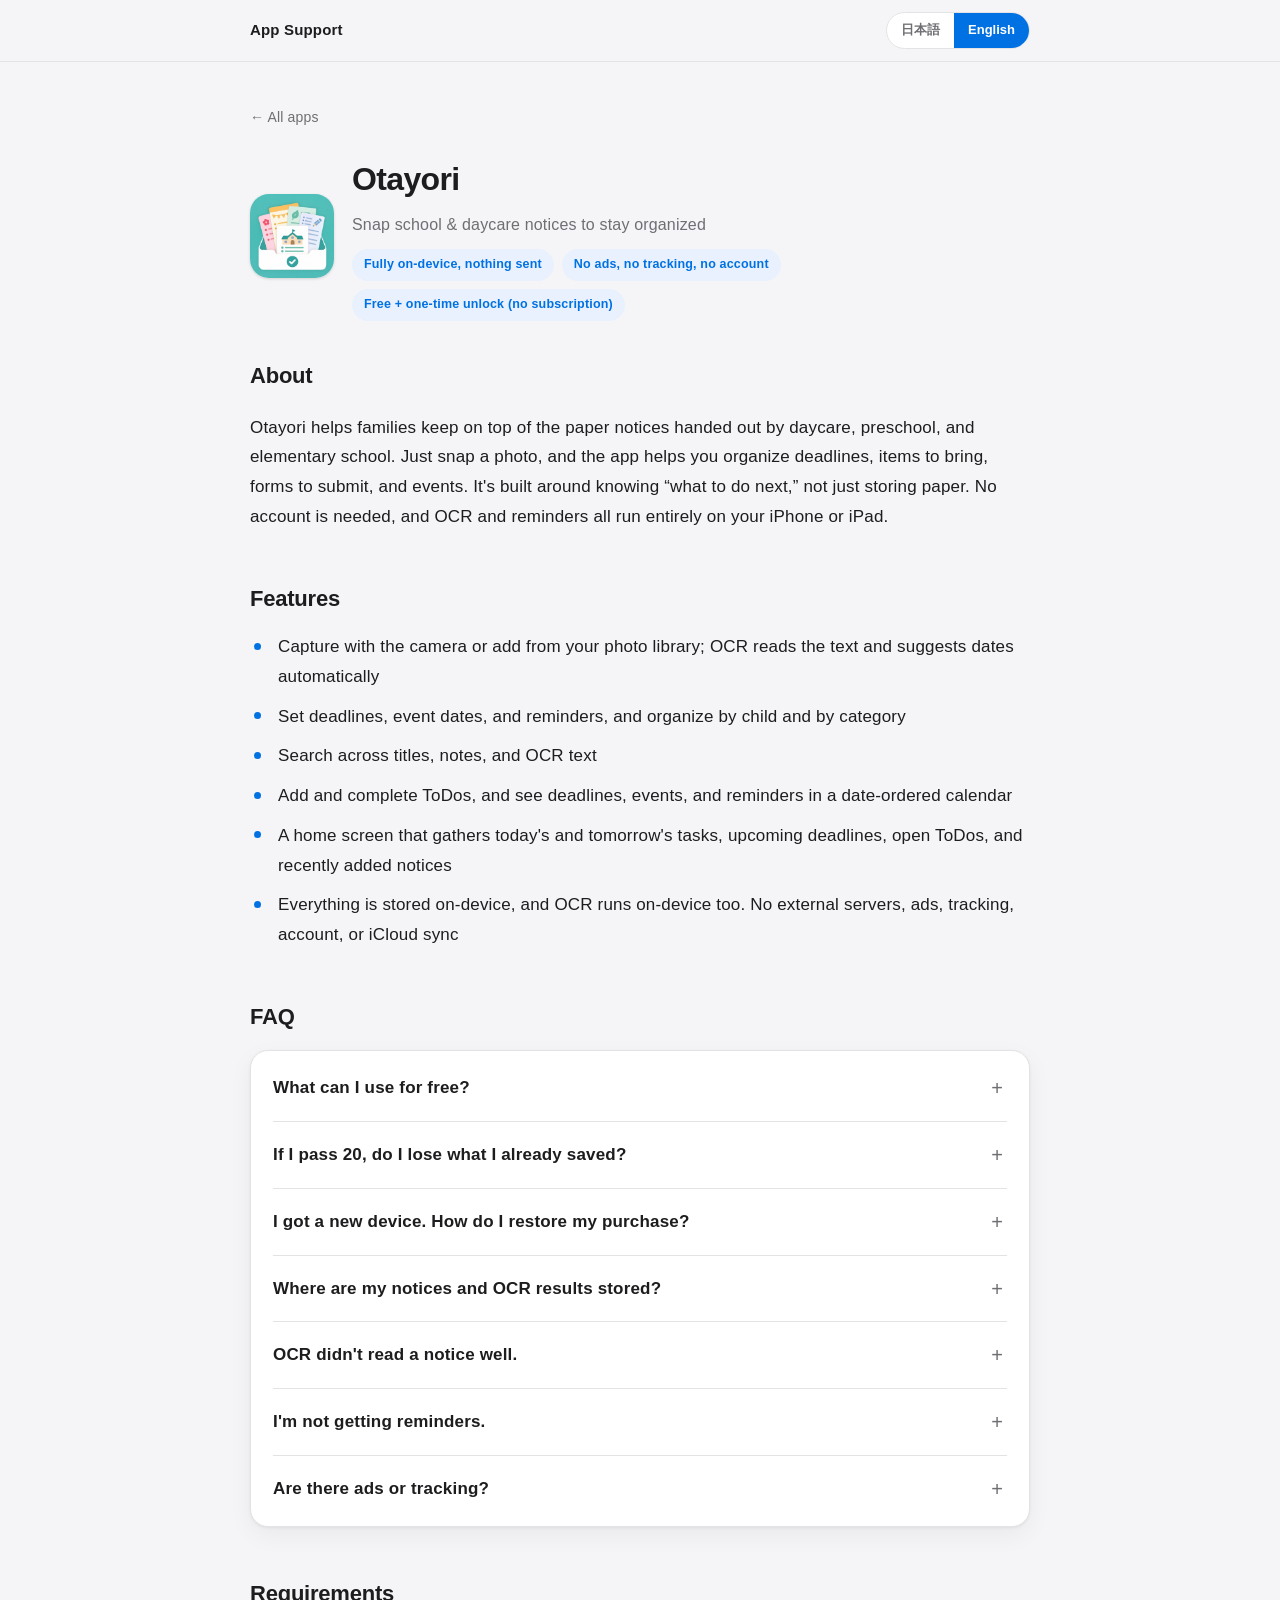
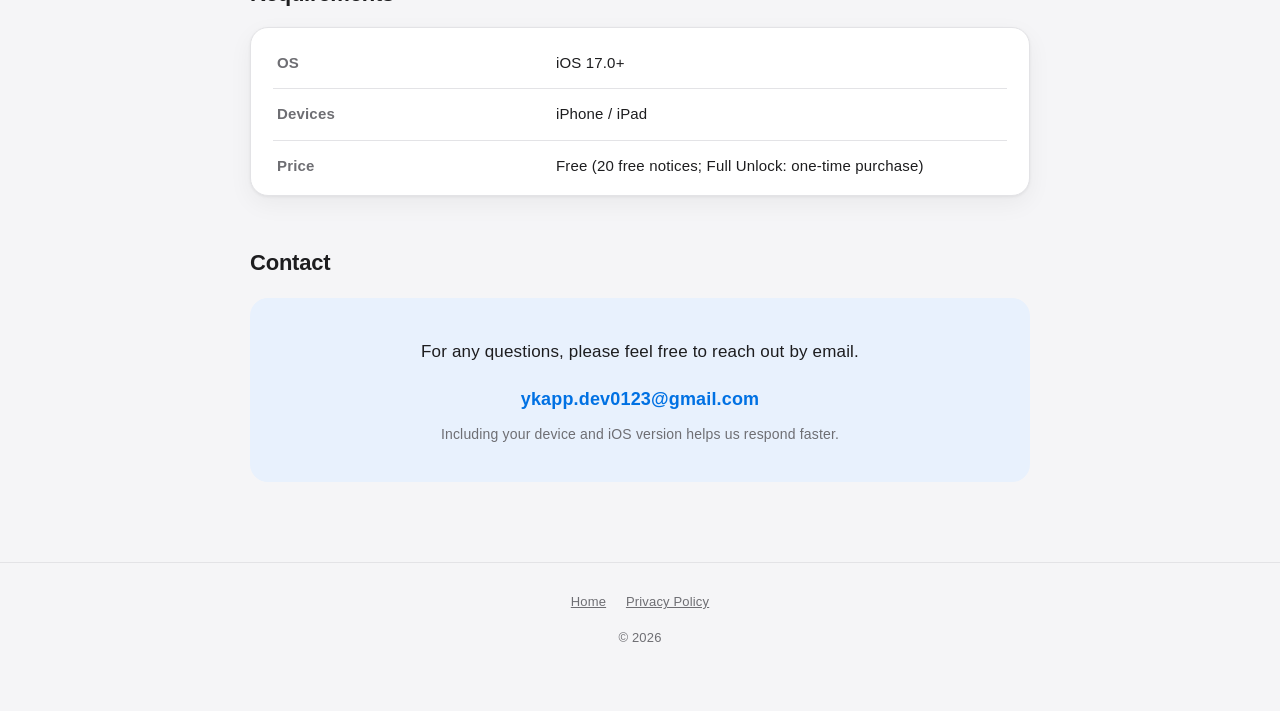
<file: otayori.html>
<!DOCTYPE html>
<html lang="ja" data-lang="ja">
<head>
  <meta charset="UTF-8" />
  <meta name="viewport" content="width=device-width, initial-scale=1" />
  <title>おたより管理 — サポート</title>
  <meta name="description" content="おたより管理（学校・保育園のおたよりを撮るだけで整理）のサポート・よくある質問。" />
  <link rel="stylesheet" href="assets/style.css" />
  <script src="assets/i18n.js"></script>
</head>
<body data-title-ja="おたより管理 — サポート" data-title-en="Otayori — Support">
  <header class="site-header">
    <div class="bar">
      <a class="home-link" href="index.html">
        <span class="lang-ja">アプリ サポート</span>
        <span class="lang-en">App Support</span>
      </a>
      <div class="lang-toggle" role="group" aria-label="Language">
        <button type="button" data-lang="ja">日本語</button>
        <button type="button" data-lang="en">English</button>
      </div>
    </div>
  </header>

  <main>
    <a class="back" href="index.html">
      <span class="lang-ja">← すべてのアプリ</span>
      <span class="lang-en">← All apps</span>
    </a>

    <div class="app-head">
      <img src="assets/icons/otayori.png" alt="おたより管理" />
      <div>
        <h1>
          <span class="lang-ja">おたより管理</span>
          <span class="lang-en">Otayori</span>
        </h1>
        <p class="sub">
          <span class="lang-ja">学校・保育園のおたよりを撮るだけで整理</span>
          <span class="lang-en">Snap school &amp; daycare notices to stay organized</span>
        </p>
        <div class="badges">
          <span class="badge lang-ja">完全端末内・送信なし</span><span class="badge lang-en">Fully on-device, nothing sent</span>
          <span class="badge lang-ja">広告なし・追跡なし・アカウント不要</span><span class="badge lang-en">No ads, no tracking, no account</span>
          <span class="badge lang-ja">無料＋買い切り（サブスクなし）</span><span class="badge lang-en">Free + one-time unlock (no subscription)</span>
        </div>
      </div>
    </div>

    <h2>
      <span class="lang-ja">アプリについて</span>
      <span class="lang-en">About</span>
    </h2>
    <p class="lang-ja">「おたより管理」は、保育園・幼稚園・小学校から配られる紙のおたよりやプリントを、撮るだけで整理し、締切・持ち物・提出物・行事を忘れないための家族向けアプリです。紙を保存するだけでなく「次に何をするか」が分かることを大切にしています。アカウント登録は不要。OCRも通知も、すべてあなたのiPhone・iPadの中だけで完結します。</p>
    <p class="lang-en">Otayori helps families keep on top of the paper notices handed out by daycare, preschool, and elementary school. Just snap a photo, and the app helps you organize deadlines, items to bring, forms to submit, and events. It's built around knowing “what to do next,” not just storing paper. No account is needed, and OCR and reminders all run entirely on your iPhone or iPad.</p>

    <h2>
      <span class="lang-ja">主な機能</span>
      <span class="lang-en">Features</span>
    </h2>
    <ul class="feat">
      <li><span class="lang-ja">カメラで撮影、または写真ライブラリから追加。OCRで文字を読み取り、日付候補を自動で抽出</span><span class="lang-en">Capture with the camera or add from your photo library; OCR reads the text and suggests dates automatically</span></li>
      <li><span class="lang-ja">締切日・行事日・通知を設定し、子ども別・カテゴリ別に整理</span><span class="lang-en">Set deadlines, event dates, and reminders, and organize by child and by category</span></li>
      <li><span class="lang-ja">タイトル・メモ・OCRテキストを横断して検索</span><span class="lang-en">Search across titles, notes, and OCR text</span></li>
      <li><span class="lang-ja">ToDoの追加と完了管理、締切・行事・通知を日付順に見るカレンダー表示</span><span class="lang-en">Add and complete ToDos, and see deadlines, events, and reminders in a date-ordered calendar</span></li>
      <li><span class="lang-ja">ホームで「今日・明日やること」「近日中の締切」「未完了ToDo」「最近追加したおたより」をまとめて確認</span><span class="lang-en">A home screen that gathers today's and tomorrow's tasks, upcoming deadlines, open ToDos, and recently added notices</span></li>
      <li><span class="lang-ja">すべて端末内に保存。OCRも端末内で完結。外部サーバー・広告・追跡・アカウント・iCloud同期なし</span><span class="lang-en">Everything is stored on-device, and OCR runs on-device too. No external servers, ads, tracking, account, or iCloud sync</span></li>
    </ul>

    <h2>
      <span class="lang-ja">よくある質問</span>
      <span class="lang-en">FAQ</span>
    </h2>
    <div class="card faq">
      <details>
        <summary><span class="lang-ja">無料でどこまで使えますか？</span><span class="lang-en">What can I use for free?</span></summary>
        <div class="answer">
          <p class="lang-ja">最初の20枚まで、おたより登録・OCR・日付候補の抽出・ToDo・通知・検索・カレンダー表示のすべてを無料でお使いいただけます。20枚を超えて新しく登録したくなったら、買い切りの「フル解除」（サブスクではありません・追加課金なし・広告なし）で登録枚数の制限を解除できます。</p>
          <p class="lang-en">For your first 20 notices, every feature — registering notices, OCR, date suggestions, ToDos, reminders, search, and the calendar — is free. When you want to add more than 20, a one-time “Full Unlock” (not a subscription, no extra charges, no ads) removes the registration limit.</p>
        </div>
      </details>
      <details>
        <summary><span class="lang-ja">20枚を超えると、それまでのデータは使えなくなりますか？</span><span class="lang-en">If I pass 20, do I lose what I already saved?</span></summary>
        <div class="answer">
          <p class="lang-ja">いいえ。購入しない場合でも、登録済みのおたよりの閲覧・検索、ToDoの確認・完了、通知の確認は引き続きご利用いただけます。制限されるのは、新しく登録できる枚数だけです。</p>
          <p class="lang-en">No. Even without purchasing, you can still view and search your saved notices, check and complete ToDos, and see reminders. Only adding new notices is limited.</p>
        </div>
      </details>
      <details>
        <summary><span class="lang-ja">機種変更しました。買い切りを元に戻すには？</span><span class="lang-en">I got a new device. How do I restore my purchase?</span></summary>
        <div class="answer">
          <p class="lang-ja">同じApple IDでサインインのうえ、アプリ内の「購入を復元」をお試しください。フル解除は追加料金なしで再有効化されます。</p>
          <p class="lang-en">Sign in with the same Apple ID and use “Restore Purchases” in the app. Full Unlock will be re-enabled at no extra charge.</p>
        </div>
      </details>
      <details>
        <summary><span class="lang-ja">撮影したおたよりやOCRの結果はどこに保存されますか？</span><span class="lang-en">Where are my notices and OCR results stored?</span></summary>
        <div class="answer">
          <p class="lang-ja">すべてあなたの端末内にのみ保存され、外部に送信されることはありません。OCR（文字の読み取り）も端末内で処理されます。外部サーバー・Firebase・広告SDK・iCloud同期は使用せず、開発者がデータを見ることはありません。</p>
          <p class="lang-en">Everything is stored only on your device and is never sent anywhere. OCR (text recognition) also runs on-device. There are no external servers, no Firebase, no ad SDKs, and no iCloud sync — the developer cannot see your data.</p>
        </div>
      </details>
      <details>
        <summary><span class="lang-ja">OCRがうまく読み取れないおたよりがあります。</span><span class="lang-en">OCR didn't read a notice well.</span></summary>
        <div class="answer">
          <p class="lang-ja">手書きや薄い印刷では読み取り精度が下がることがあります。OCRに失敗しても画像は保存され、締切・ToDo・メモはあとから手入力で追加・修正できます。</p>
          <p class="lang-en">Handwritten or faint prints can be harder to read. Even when OCR fails, the image is still saved, and you can add or edit deadlines, ToDos, and notes by hand afterward.</p>
        </div>
      </details>
      <details>
        <summary><span class="lang-ja">通知（リマインダー）が届きません。</span><span class="lang-en">I'm not getting reminders.</span></summary>
        <div class="answer">
          <p class="lang-ja">iOSの「設定」→「通知」→「おたより管理」で通知が許可されているかご確認ください。通知は、締切・行事・ToDoに設定したときだけ有効になり、すべて端末内で生成されるローカル通知です。</p>
          <p class="lang-en">In iOS Settings → Notifications → Otayori, make sure notifications are allowed. Reminders fire only when you set them on a deadline, event, or ToDo, and are all local notifications generated on-device.</p>
        </div>
      </details>
      <details>
        <summary><span class="lang-ja">広告や追跡はありますか？</span><span class="lang-en">Are there ads or tracking?</span></summary>
        <div class="answer">
          <p class="lang-ja">ありません。広告・追跡・第三者への提供は一切ありません。</p>
          <p class="lang-en">None. There are no ads, no tracking, and no sharing with third parties.</p>
        </div>
      </details>
    </div>

    <h2>
      <span class="lang-ja">動作環境</span>
      <span class="lang-en">Requirements</span>
    </h2>
    <div class="card">
      <table class="meta">
        <tr>
          <th><span class="lang-ja">対応OS</span><span class="lang-en">OS</span></th>
          <td>iOS 17.0+</td>
        </tr>
        <tr>
          <th><span class="lang-ja">対応端末</span><span class="lang-en">Devices</span></th>
          <td><span class="lang-ja">iPhone / iPad</span><span class="lang-en">iPhone / iPad</span></td>
        </tr>
        <tr>
          <th><span class="lang-ja">価格</span><span class="lang-en">Price</span></th>
          <td><span class="lang-ja">無料（無料枠20枚。フル解除は買い切り）</span><span class="lang-en">Free (20 free notices; Full Unlock: one-time purchase)</span></td>
        </tr>
      </table>
    </div>

    <h2>
      <span class="lang-ja">お問い合わせ</span>
      <span class="lang-en">Contact</span>
    </h2>
    <div class="contact-box">
      <p class="lang-ja">ご質問・ご不明な点は、以下のメールアドレスまでお気軽にご連絡ください。</p>
      <p class="lang-en">For any questions, please feel free to reach out by email.</p>
      <a class="mail" href="mailto:ykapp.dev0123@gmail.com?subject=おたより管理%20サポート">ykapp.dev0123@gmail.com</a>
      <p class="note">
        <span class="lang-ja">端末とiOSのバージョンを添えていただくとスムーズです。</span>
        <span class="lang-en">Including your device and iOS version helps us respond faster.</span>
      </p>
    </div>
  </main>

  <footer>
    <div class="links">
      <a href="index.html"><span class="lang-ja">ホーム</span><span class="lang-en">Home</span></a>
      <a href="privacy.html"><span class="lang-ja">プライバシーポリシー</span><span class="lang-en">Privacy Policy</span></a>
    </div>
    <p>© 2026</p>
  </footer>
</body>
</html>
</file>
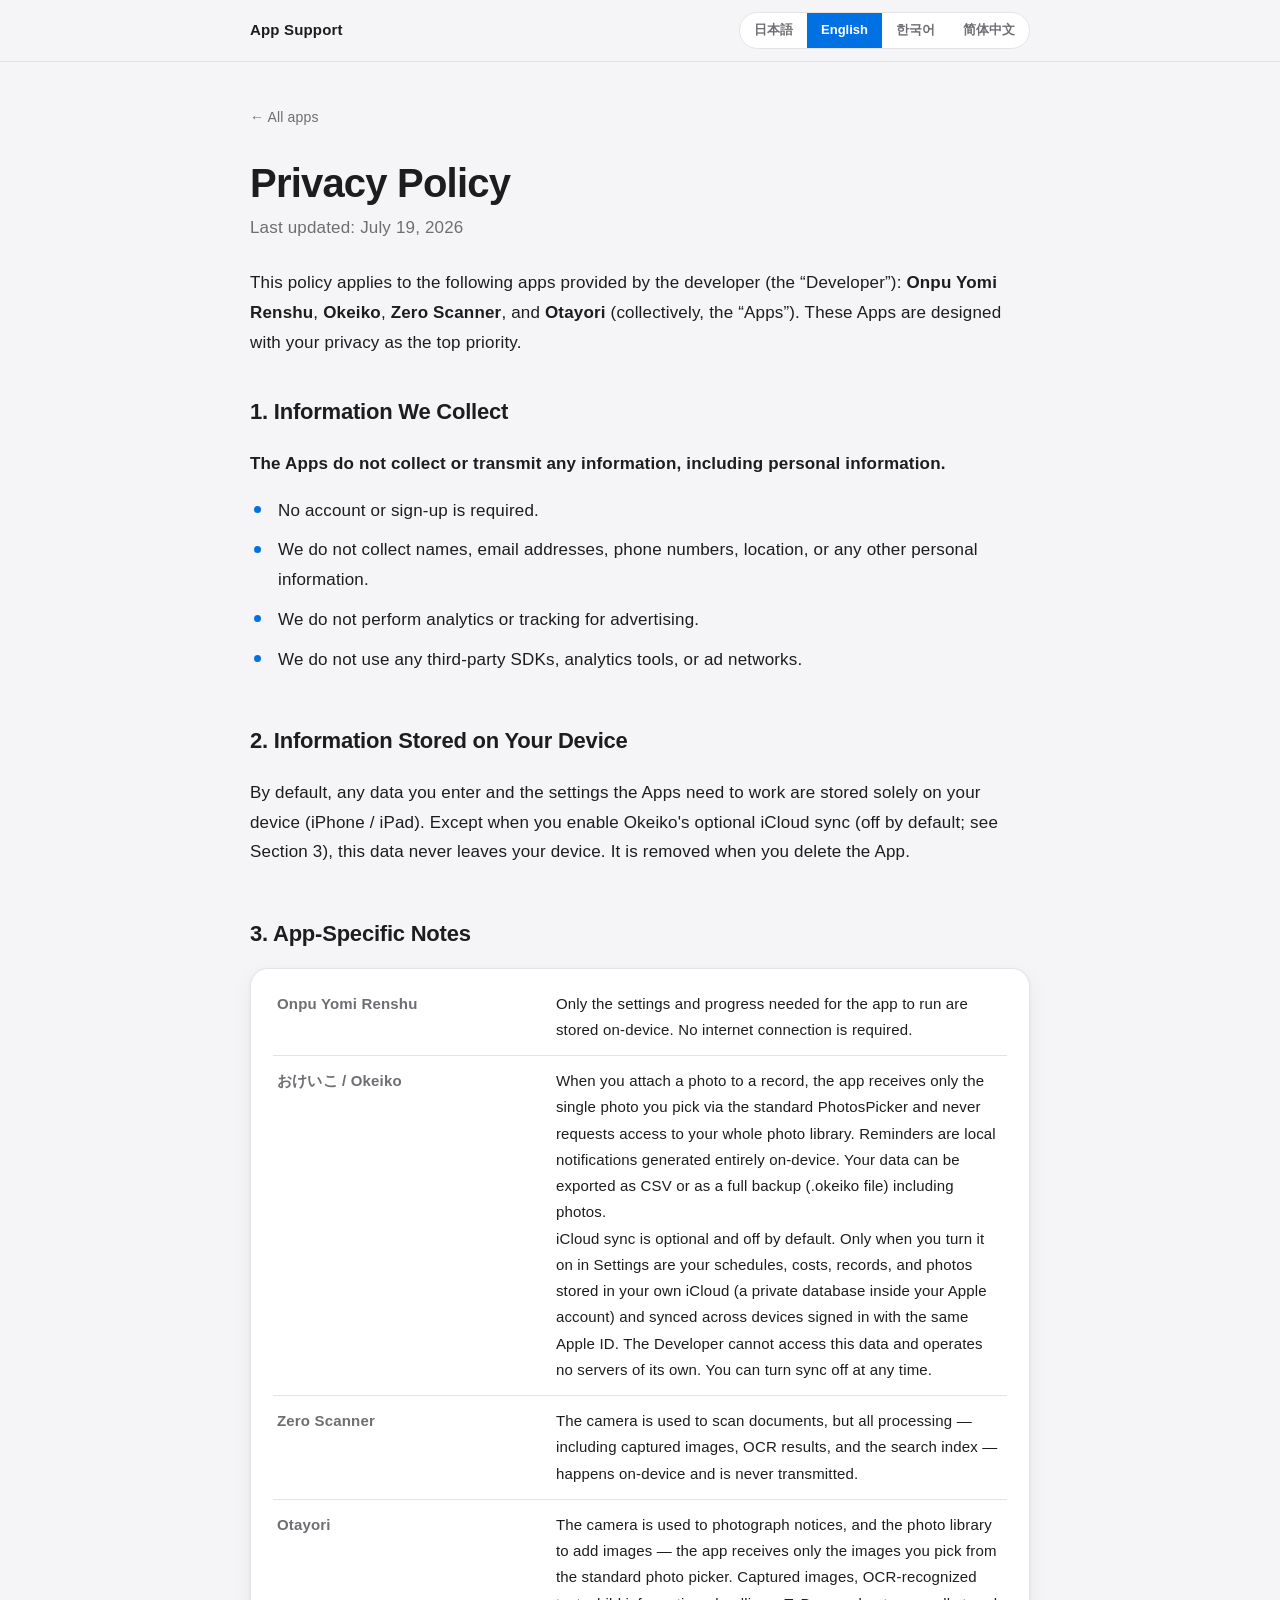
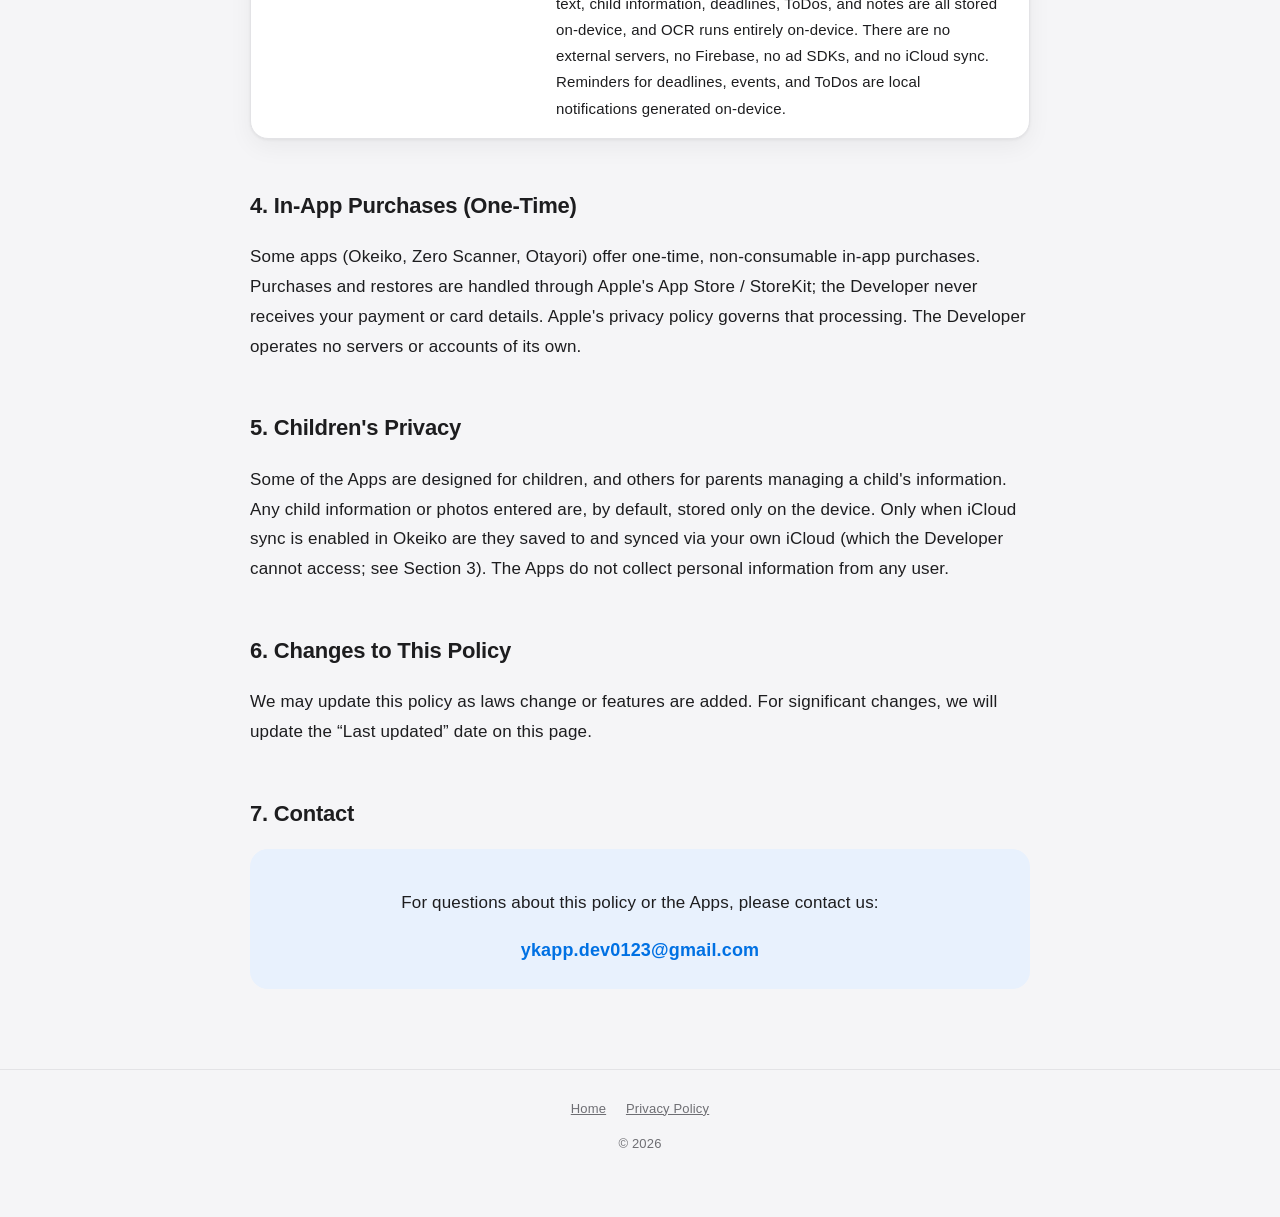
<file: privacy.html>
<!DOCTYPE html>
<html lang="ja" data-lang="ja" data-langs="ja en ko zh-Hans">
<head>
  <meta charset="UTF-8" />
  <meta name="viewport" content="width=device-width, initial-scale=1" />
  <title>プライバシーポリシー</title>
  <meta name="description" content="おんぷ よみ れんしゅう / おけいこ / Zero Scanner / おたより管理 のプライバシーポリシー。" />
  <link rel="stylesheet" href="assets/style.css" />
  <script src="assets/i18n.js"></script>
</head>
<body data-title-ja="プライバシーポリシー" data-title-en="Privacy Policy" data-title-ko="개인정보 처리방침" data-title-zh-Hans="隐私政策">
  <header class="site-header">
    <div class="bar">
      <a class="home-link" href="index.html">
        <span class="lang-ja">アプリ サポート</span>
        <span class="lang-en">App Support</span>
        <span class="lang-ko">앱 지원</span>
        <span class="lang-zh-Hans">应用支持</span>
      </a>
      <div class="lang-toggle" role="group" aria-label="Language">
        <button type="button" data-lang="ja">日本語</button>
        <button type="button" data-lang="en">English</button>
        <button type="button" data-lang="ko">한국어</button>
        <button type="button" data-lang="zh-Hans">简体中文</button>
      </div>
    </div>
  </header>

  <main>
    <a class="back" href="index.html">
      <span class="lang-ja">← すべてのアプリ</span>
      <span class="lang-en">← All apps</span>
      <span class="lang-ko">← 모든 앱</span>
      <span class="lang-zh-Hans">← 所有应用</span>
    </a>

    <div class="hero" style="text-align:left;padding-top:8px;">
      <h1 style="margin-bottom:6px;">
        <span class="lang-ja">プライバシーポリシー</span>
        <span class="lang-en">Privacy Policy</span>
        <span class="lang-ko">개인정보 처리방침</span>
        <span class="lang-zh-Hans">隐私政策</span>
      </h1>
      <p class="sub" style="color:var(--text-muted);margin:0;">
        <span class="lang-ja">最終更新日: 2026年7月19日</span>
        <span class="lang-en">Last updated: July 19, 2026</span>
        <span class="lang-ko">최종 업데이트: 2026년 7월 19일</span>
        <span class="lang-zh-Hans">最后更新日期：2026年7月19日</span>
      </p>
    </div>

    <p class="lang-ja">本ポリシーは、本アプリの開発者（以下「開発者」）が提供する次のアプリに共通して適用されます：<strong>おんぷ よみ れんしゅう</strong>、<strong>おけいこ</strong>、<strong>Zero Scanner</strong>、<strong>おたより管理</strong>（以下、総称して「本アプリ」）。これらのアプリは、利用者のプライバシーを最優先に設計されています。</p>
    <p class="lang-en">This policy applies to the following apps provided by the developer (the “Developer”): <strong>Onpu Yomi Renshu</strong>, <strong>Okeiko</strong>, <strong>Zero Scanner</strong>, and <strong>Otayori</strong> (collectively, the “Apps”). These Apps are designed with your privacy as the top priority.</p>
    <p class="lang-ko">본 방침은 개발자(이하 "개발자")가 제공하는 다음 앱에 공통으로 적용됩니다: <strong>Onpu Yomi Renshu</strong>, <strong>Okeiko</strong>, <strong>Zero Scanner</strong>, <strong>Otayori</strong>(이하 통칭하여 "본 앱"). 본 앱은 이용자의 개인정보 보호를 최우선으로 설계되었습니다.</p>
    <p class="lang-zh-Hans">本政策适用于开发者（以下简称“开发者”）提供的以下应用：<strong>Onpu Yomi Renshu</strong>、<strong>Okeiko</strong>、<strong>Zero Scanner</strong> 和 <strong>Otayori</strong>（以下统称“本应用”）。本应用以保护用户隐私为首要原则进行设计。</p>

    <h2>
      <span class="lang-ja">1. 収集する情報</span>
      <span class="lang-en">1. Information We Collect</span>
      <span class="lang-ko">1. 수집하는 정보</span>
      <span class="lang-zh-Hans">1. 我们收集的信息</span>
    </h2>
    <p class="lang-ja"><strong>本アプリは、個人情報を含む一切の情報を収集・送信しません。</strong></p>
    <p class="lang-en"><strong>The Apps do not collect or transmit any information, including personal information.</strong></p>
    <p class="lang-ko"><strong>본 앱은 개인정보를 포함한 어떠한 정보도 수집하거나 전송하지 않습니다.</strong></p>
    <p class="lang-zh-Hans"><strong>本应用不会收集或传输任何信息，包括个人信息。</strong></p>
    <ul class="feat">
      <li><span class="lang-ja">アカウント登録・ログインは不要です。</span><span class="lang-en">No account or sign-up is required.</span><span class="lang-ko">계정 등록이나 로그인이 필요하지 않습니다.</span><span class="lang-zh-Hans">无需注册账户或登录。</span></li>
      <li><span class="lang-ja">氏名・メールアドレス・電話番号・位置情報などの個人情報を取得しません。</span><span class="lang-en">We do not collect names, email addresses, phone numbers, location, or any other personal information.</span><span class="lang-ko">이름, 이메일 주소, 전화번호, 위치 정보 등 어떠한 개인정보도 수집하지 않습니다.</span><span class="lang-zh-Hans">我们不会收集姓名、电子邮件地址、电话号码、位置信息或任何其他个人信息。</span></li>
      <li><span class="lang-ja">利用状況の解析（アナリティクス）や、広告のためのトラッキングを行いません。</span><span class="lang-en">We do not perform analytics or tracking for advertising.</span><span class="lang-ko">이용 현황 분석(애널리틱스)이나 광고 목적의 추적을 하지 않습니다.</span><span class="lang-zh-Hans">我们不会进行使用情况分析，也不会为广告目的进行跟踪。</span></li>
      <li><span class="lang-ja">第三者のSDK・解析ツール・広告ネットワークを一切使用していません。</span><span class="lang-en">We do not use any third-party SDKs, analytics tools, or ad networks.</span><span class="lang-ko">제3자 SDK, 분석 도구 또는 광고 네트워크를 사용하지 않습니다.</span><span class="lang-zh-Hans">我们不使用任何第三方 SDK、分析工具或广告网络。</span></li>
    </ul>

    <h2>
      <span class="lang-ja">2. 端末内に保存される情報</span>
      <span class="lang-en">2. Information Stored on Your Device</span>
      <span class="lang-ko">2. 기기에 저장되는 정보</span>
      <span class="lang-zh-Hans">2. 存储在设备上的信息</span>
    </h2>
    <p class="lang-ja">利用者が本アプリに入力・保存するデータ、およびアプリの動作に必要な設定は、既定ではすべて利用者の端末（iPhone・iPad）の中だけに保存されます。おけいこの iCloud同期（任意・既定OFF。詳細は第3項）をONにした場合を除き、これらが端末の外へ送信されることはありません。アプリを削除すると端末内のデータも削除されます。</p>
    <p class="lang-en">By default, any data you enter and the settings the Apps need to work are stored solely on your device (iPhone / iPad). Except when you enable Okeiko's optional iCloud sync (off by default; see Section 3), this data never leaves your device. It is removed when you delete the App.</p>
    <p class="lang-ko">이용자가 본 앱에 입력하거나 저장하는 데이터와 앱 동작에 필요한 설정은 기본적으로 모두 이용자의 기기(iPhone/iPad)에만 저장됩니다. Okeiko의 iCloud 동기화(선택 사항·기본 꺼짐. 자세한 내용은 제3항)를 켠 경우를 제외하고, 이러한 데이터는 기기 밖으로 전송되지 않습니다. 앱을 삭제하면 기기 내 데이터도 삭제됩니다.</p>
    <p class="lang-zh-Hans">默认情况下，用户在本应用中输入或保存的数据，以及应用运行所需的设置，均仅存储在用户的设备（iPhone/iPad）上。除非您开启 Okeiko 的 iCloud 同步（可选，默认关闭，详见第 3 项），否则这些数据不会离开设备。删除应用时，设备内的数据也会被删除。</p>

    <h2>
      <span class="lang-ja">3. 各アプリの個別事項</span>
      <span class="lang-en">3. App-Specific Notes</span>
      <span class="lang-ko">3. 앱별 안내</span>
      <span class="lang-zh-Hans">3. 各应用的具体说明</span>
    </h2>
    <div class="card">
      <table class="meta">
        <tr>
          <th><span class="lang-ja">おんぷ よみ れんしゅう</span><span class="lang-en">Onpu Yomi Renshu</span><span class="lang-ko">Onpu Yomi Renshu</span><span class="lang-zh-Hans">Onpu Yomi Renshu</span></th>
          <td>
            <span class="lang-ja">設定や進行状況など、アプリの動作に必要な情報のみを端末内に保存します。インターネット接続は不要です。</span>
            <span class="lang-en">Only the settings and progress needed for the app to run are stored on-device. No internet connection is required.</span>
            <span class="lang-ko">앱 실행에 필요한 설정과 진행 상황만 기기 내에 저장합니다. 인터넷 연결은 필요하지 않습니다.</span>
            <span class="lang-zh-Hans">仅在设备上保存应用运行所需的设置和进度。不需要互联网连接。</span>
          </td>
        </tr>
        <tr>
          <th>おけいこ / Okeiko</th>
          <td>
            <span class="lang-ja">進捗記録に写真を添付する場合、標準の写真選択画面（PhotosPicker）で利用者が選んだ1枚のみを受け取り、写真ライブラリ全体へのアクセス権限は要求しません。レッスン前・支払い前のリマインダーはすべて端末内で生成されるローカル通知です。データはCSV形式、または写真も含む完全バックアップ（.okeikoファイル）で書き出せます。<br>iCloud同期は任意の機能で、既定ではOFFです。設定でONにした場合のみ、予定・お金・記録・写真が利用者ご自身のiCloud（Appleアカウント内のプライベートデータベース）に保存され、同じApple IDでサインインした端末間で同期されます。開発者はこのデータにアクセスできず、独自のサーバーも保有しません。同期はいつでもOFFにできます。</span>
            <span class="lang-en">When you attach a photo to a record, the app receives only the single photo you pick via the standard PhotosPicker and never requests access to your whole photo library. Reminders are local notifications generated entirely on-device. Your data can be exported as CSV or as a full backup (.okeiko file) including photos.<br>iCloud sync is optional and off by default. Only when you turn it on in Settings are your schedules, costs, records, and photos stored in your own iCloud (a private database inside your Apple account) and synced across devices signed in with the same Apple ID. The Developer cannot access this data and operates no servers of its own. You can turn sync off at any time.</span>
            <span class="lang-ko">기록에 사진을 첨부할 때는 표준 사진 선택 화면(PhotosPicker)에서 이용자가 선택한 사진 1장만 받으며, 전체 사진 보관함 접근 권한은 요청하지 않습니다. 수업 전 및 결제 전 알림은 모두 기기 내에서 생성되는 로컬 알림입니다. 데이터는 CSV 형식 또는 사진을 포함한 전체 백업(.okeiko 파일)으로 내보낼 수 있습니다.<br>iCloud 동기화는 선택 기능이며 기본값은 꺼짐입니다. 설정에서 켠 경우에만 일정, 비용, 기록, 사진이 이용자 본인의 iCloud(Apple 계정 내 프라이빗 데이터베이스)에 저장되어 동일한 Apple ID로 로그인한 기기 간에 동기화됩니다. 개발자는 이 데이터에 접근할 수 없으며 자체 서버도 보유하지 않습니다. 동기화는 언제든지 끌 수 있습니다.</span>
            <span class="lang-zh-Hans">当您为记录附加照片时，应用只会通过系统照片选择器（PhotosPicker）接收您选择的单张照片，不会请求访问整个照片图库。课程前和付款前的提醒均为完全在设备上生成的本地通知。您的数据可以导出为 CSV 格式，或包含照片的完整备份（.okeiko 文件）。<br>iCloud 同步为可选功能，默认关闭。仅当您在设置中开启后，日程、费用、记录和照片才会存储在您自己的 iCloud（Apple 账户内的私有数据库）中，并在使用同一 Apple ID 登录的设备之间同步。开发者无法访问这些数据，也不运营任何自有服务器。您可以随时关闭同步。</span>
          </td>
        </tr>
        <tr>
          <th>Zero Scanner</th>
          <td>
            <span class="lang-ja">書類のスキャンにカメラを使用しますが、撮影画像・OCR結果・検索インデックスを含むすべての処理は端末内で完結し、外部に送信されません。</span>
            <span class="lang-en">The camera is used to scan documents, but all processing — including captured images, OCR results, and the search index — happens on-device and is never transmitted.</span>
            <span class="lang-ko">문서 스캔에 카메라를 사용하지만, 촬영 이미지, OCR 결과, 검색 인덱스를 포함한 모든 처리는 기기 내에서만 이루어지며 외부로 전송되지 않습니다.</span>
            <span class="lang-zh-Hans">应用会使用相机扫描文档，但包括拍摄图像、OCR 结果和搜索索引在内的所有处理都在设备上完成，绝不会传输到外部。</span>
          </td>
        </tr>
        <tr>
          <th><span class="lang-ja">おたより管理</span><span class="lang-en">Otayori</span><span class="lang-ko">Otayori</span><span class="lang-zh-Hans">Otayori</span></th>
          <td>
            <span class="lang-ja">おたよりの撮影にカメラを、画像の追加に写真ライブラリを使用します。写真は標準の写真選択画面から利用者が選んだものだけを受け取ります。撮影画像・OCRで読み取った文字・子どもの情報・締切・ToDo・メモはすべて端末内に保存され、OCR処理も端末内で完結します。外部サーバー・Firebase・広告SDK・iCloud同期は使用しません。締切・行事・ToDoのリマインダーはすべて端末内で生成されるローカル通知です。</span>
            <span class="lang-en">The camera is used to photograph notices, and the photo library to add images — the app receives only the images you pick from the standard photo picker. Captured images, OCR-recognized text, child information, deadlines, ToDos, and notes are all stored on-device, and OCR runs entirely on-device. There are no external servers, no Firebase, no ad SDKs, and no iCloud sync. Reminders for deadlines, events, and ToDos are local notifications generated on-device.</span>
            <span class="lang-ko">알림장(가정통신문) 촬영에는 카메라를, 이미지 추가에는 사진 보관함을 사용합니다. 앱은 표준 사진 선택 화면에서 이용자가 선택한 이미지만 받습니다. 촬영 이미지, OCR로 인식한 텍스트, 자녀 정보, 마감일, ToDo, 메모는 모두 기기 내에 저장되며 OCR 처리도 기기 내에서 완결됩니다. 외부 서버, Firebase, 광고 SDK, iCloud 동기화를 사용하지 않습니다. 마감일・행사・ToDo 알림은 모두 기기 내에서 생성되는 로컬 알림입니다.</span>
            <span class="lang-zh-Hans">应用使用相机拍摄通知单，使用照片图库添加图片，且仅接收您从系统照片选择器中选择的图片。拍摄的图像、OCR 识别的文字、孩子的信息、截止日期、ToDo 和备注均存储在设备内，OCR 处理也在设备上完成。不使用外部服务器、Firebase、广告 SDK 或 iCloud 同步。截止日期、活动和 ToDo 的提醒均为在设备上生成的本地通知。</span>
          </td>
        </tr>
        <!-- 一時的に非表示（審査前）。公開時にこのコメントを解除してください
        <tr>
          <th><span class="lang-ja">できたてキッチン</span><span class="lang-en">Dekitate Kitchen</span><span class="lang-ko">Dekitate Kitchen</span><span class="lang-zh-Hans">Dekitate Kitchen</span></th>
          <td>
            <span class="lang-ja">設定や進行状況など、アプリの動作に必要な情報のみを端末内に保存します。インターネット接続は不要です。</span>
            <span class="lang-en">Only the settings and progress needed for the app to run are stored on-device. No internet connection is required.</span>
            <span class="lang-ko">앱 실행에 필요한 설정과 진행 상황만 기기 내에 저장합니다. 인터넷 연결은 필요하지 않습니다.</span>
            <span class="lang-zh-Hans">仅在设备上保存应用运行所需的设置和进度。不需要互联网连接。</span>
          </td>
        </tr>
        -->
      </table>
    </div>

    <h2>
      <span class="lang-ja">4. アプリ内課金（買い切り）</span>
      <span class="lang-en">4. In-App Purchases (One-Time)</span>
      <span class="lang-ko">4. 앱 내 구입(일회성)</span>
      <span class="lang-zh-Hans">4. 应用内购买（一次性）</span>
    </h2>
    <p class="lang-ja">一部のアプリ（おけいこ・Zero Scanner・おたより管理）には買い切りのアプリ内課金（非消費型）があります。購入・復元の処理は Apple の App Store／StoreKit を通じて行われ、開発者が決済情報やクレジットカード情報を受け取ることはありません。これらの取り扱いには Apple のプライバシーポリシーが適用されます。開発者が独自に運用するサーバーやアカウントは存在しません。</p>
    <p class="lang-en">Some apps (Okeiko, Zero Scanner, Otayori) offer one-time, non-consumable in-app purchases. Purchases and restores are handled through Apple's App Store / StoreKit; the Developer never receives your payment or card details. Apple's privacy policy governs that processing. The Developer operates no servers or accounts of its own.</p>
    <p class="lang-ko">일부 앱(Okeiko, Zero Scanner, Otayori)은 일회성 비소모성 앱 내 구입을 제공합니다. 구입 및 복원 처리는 Apple의 App Store/StoreKit을 통해 이루어지며, 개발자는 결제 정보나 신용카드 정보를 받지 않습니다. 해당 처리에는 Apple의 개인정보 처리방침이 적용됩니다. 개발자는 자체 서버나 계정을 운영하지 않습니다.</p>
    <p class="lang-zh-Hans">部分应用（Okeiko、Zero Scanner、Otayori）提供一次性、非消耗型应用内购买。购买和恢复购买通过 Apple 的 App Store/StoreKit 处理；开发者不会接收您的付款信息或信用卡信息。相关处理适用 Apple 的隐私政策。开发者不运营自己的服务器或账户。</p>

    <h2>
      <span class="lang-ja">5. お子さまのプライバシー</span>
      <span class="lang-en">5. Children's Privacy</span>
      <span class="lang-ko">5. 아동의 개인정보 보호</span>
      <span class="lang-zh-Hans">5. 儿童隐私</span>
    </h2>
    <p class="lang-ja">本アプリには、子供向けのもの、または保護者がお子さんの情報を管理するために設計されたものが含まれます。入力されるお子さんの情報・写真も含め、既定ではすべて端末内にのみ保存されます。おけいこで iCloud同期をONにした場合のみ、利用者ご自身のiCloudに保存・同期されます（開発者はアクセスできません。第3項参照）。本アプリはいかなる利用者からも個人情報を収集しません。</p>
    <p class="lang-en">Some of the Apps are designed for children, and others for parents managing a child's information. Any child information or photos entered are, by default, stored only on the device. Only when iCloud sync is enabled in Okeiko are they saved to and synced via your own iCloud (which the Developer cannot access; see Section 3). The Apps do not collect personal information from any user.</p>
    <p class="lang-ko">본 앱에는 어린이를 위한 앱과 보호자가 자녀의 정보를 관리하도록 설계된 앱이 포함됩니다. 입력되는 자녀의 정보나 사진도 기본적으로 모두 기기 내에만 저장됩니다. Okeiko에서 iCloud 동기화를 켠 경우에만 이용자 본인의 iCloud에 저장·동기화됩니다(개발자는 접근할 수 없음. 제3항 참조). 본 앱은 어떤 이용자로부터도 개인정보를 수집하지 않습니다.</p>
    <p class="lang-zh-Hans">本应用中包含面向儿童的应用，以及为家长管理儿童信息而设计的应用。输入的儿童信息和照片默认也仅存储在设备上。仅当在 Okeiko 中开启 iCloud 同步时，才会保存并同步至您自己的 iCloud（开发者无法访问，参见第 3 项）。本应用不会向任何用户收集个人信息。</p>

    <h2>
      <span class="lang-ja">6. 本ポリシーの変更</span>
      <span class="lang-en">6. Changes to This Policy</span>
      <span class="lang-ko">6. 본 방침의 변경</span>
      <span class="lang-zh-Hans">6. 本政策的变更</span>
    </h2>
    <p class="lang-ja">本ポリシーは、法令の変更や機能追加に伴い改定されることがあります。重要な変更がある場合は、本ページの「最終更新日」を更新します。</p>
    <p class="lang-en">We may update this policy as laws change or features are added. For significant changes, we will update the “Last updated” date on this page.</p>
    <p class="lang-ko">본 방침은 법령 변경이나 기능 추가에 따라 개정될 수 있습니다. 중요한 변경이 있는 경우 이 페이지의 "최종 업데이트" 날짜를 갱신합니다.</p>
    <p class="lang-zh-Hans">本政策可能会因法律法规变化或功能新增而修订。如有重要变更，我们会更新本页面的“最后更新日期”。</p>

    <h2>
      <span class="lang-ja">7. お問い合わせ</span>
      <span class="lang-en">7. Contact</span>
      <span class="lang-ko">7. 문의</span>
      <span class="lang-zh-Hans">7. 联系方式</span>
    </h2>
    <div class="contact-box">
      <p class="lang-ja">本ポリシー・本アプリに関するお問い合わせは、以下までご連絡ください。</p>
      <p class="lang-en">For questions about this policy or the Apps, please contact us:</p>
      <p class="lang-ko">본 방침 또는 본 앱에 관한 문의는 아래로 연락해 주십시오.</p>
      <p class="lang-zh-Hans">如对本政策或本应用有任何疑问，请通过以下方式联系我们：</p>
      <a class="mail" href="mailto:ykapp.dev0123@gmail.com">ykapp.dev0123@gmail.com</a>
    </div>
  </main>

  <footer>
    <div class="links">
      <a href="index.html"><span class="lang-ja">ホーム</span><span class="lang-en">Home</span><span class="lang-ko">홈</span><span class="lang-zh-Hans">首页</span></a>
      <a href="privacy.html"><span class="lang-ja">プライバシーポリシー</span><span class="lang-en">Privacy Policy</span><span class="lang-ko">개인정보 처리방침</span><span class="lang-zh-Hans">隐私政策</span></a>
    </div>
    <p>© 2026</p>
  </footer>
</body>
</html>
</file>
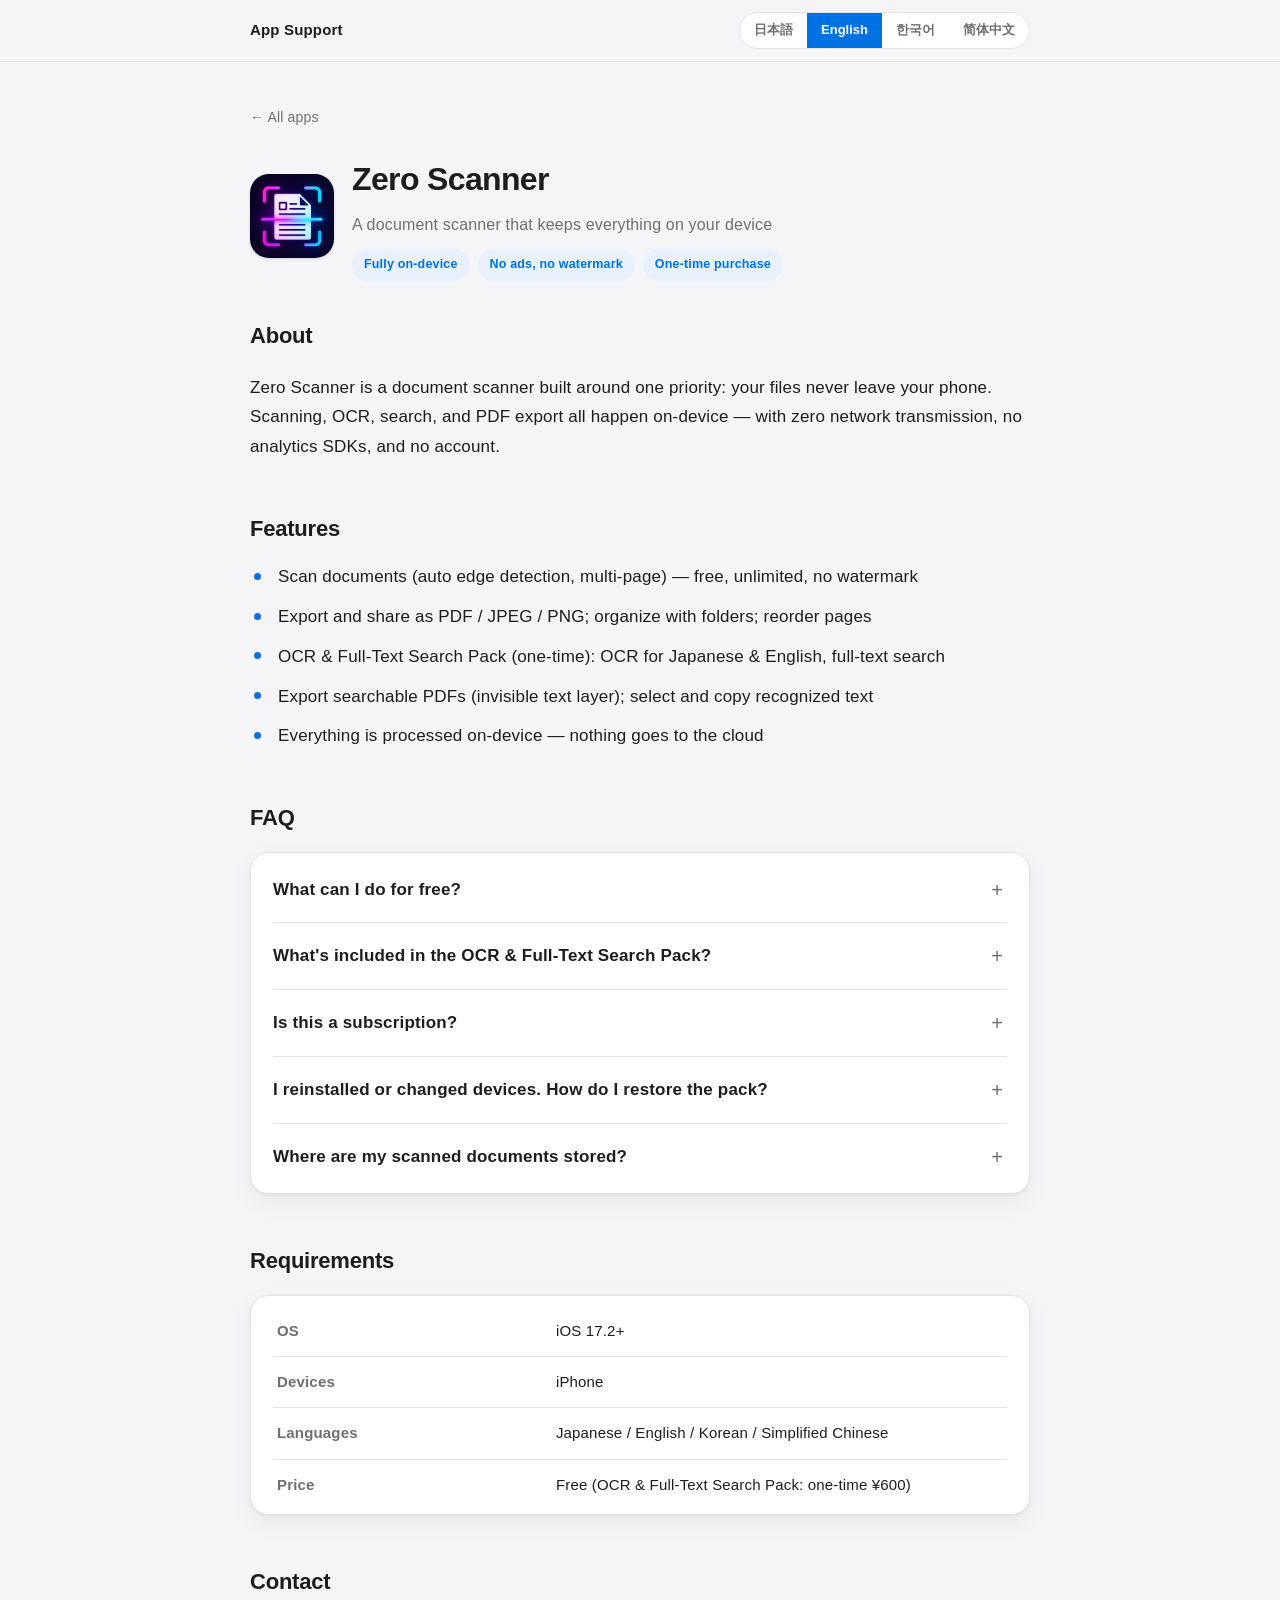
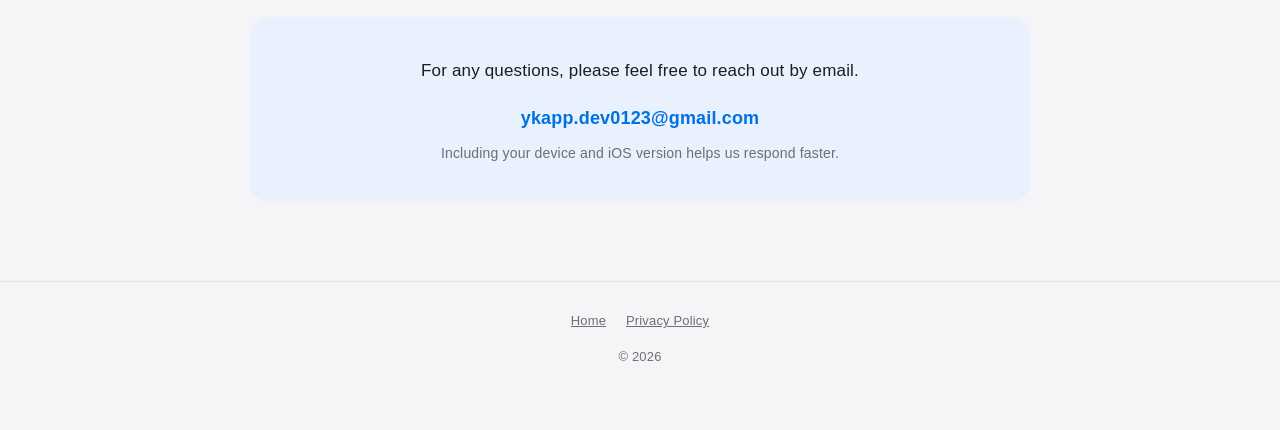
<file: zeroscanner.html>
<!DOCTYPE html>
<html lang="ja" data-lang="ja" data-langs="ja en ko zh-Hans">
<head>
  <meta charset="UTF-8" />
  <meta name="viewport" content="width=device-width, initial-scale=1" />
  <title>Zero Scanner — サポート</title>
  <meta name="description" content="Zero Scanner（端末内で完結するドキュメントスキャナー）のサポート・よくある質問。" />
  <link rel="stylesheet" href="assets/style.css" />
  <script src="assets/i18n.js"></script>
</head>
<body data-title-ja="Zero Scanner — サポート" data-title-en="Zero Scanner — Support" data-title-ko="Zero Scanner — 지원" data-title-zh-Hans="Zero Scanner — 支持">
  <header class="site-header">
    <div class="bar">
      <a class="home-link" href="index.html">
        <span class="lang-ja">アプリ サポート</span>
        <span class="lang-en">App Support</span>
        <span class="lang-ko">앱 지원</span>
        <span class="lang-zh-Hans">应用支持</span>
      </a>
      <div class="lang-toggle" role="group" aria-label="Language">
        <button type="button" data-lang="ja">日本語</button>
        <button type="button" data-lang="en">English</button>
        <button type="button" data-lang="ko">한국어</button>
        <button type="button" data-lang="zh-Hans">简体中文</button>
      </div>
    </div>
  </header>

  <main>
    <a class="back" href="index.html">
      <span class="lang-ja">← すべてのアプリ</span>
      <span class="lang-en">← All apps</span>
      <span class="lang-ko">← 모든 앱</span>
      <span class="lang-zh-Hans">← 所有应用</span>
    </a>

    <div class="app-head">
      <img src="assets/icons/zeroscanner.png" alt="Zero Scanner" />
      <div>
        <h1>Zero Scanner</h1>
        <p class="sub">
          <span class="lang-ja">端末内で完結するドキュメントスキャナー</span>
          <span class="lang-en">A document scanner that keeps everything on your device</span>
          <span class="lang-ko">모든 데이터를 기기 안에 보관하는 문서 스캐너</span>
          <span class="lang-zh-Hans">将所有内容保留在设备上的文档扫描器</span>
        </p>
        <div class="badges">
          <span class="badge lang-ja">完全オンデバイス</span><span class="badge lang-en">Fully on-device</span><span class="badge lang-ko">완전 온디바이스</span><span class="badge lang-zh-Hans">完全在设备上处理</span>
          <span class="badge lang-ja">広告なし・透かしなし</span><span class="badge lang-en">No ads, no watermark</span><span class="badge lang-ko">광고 없음・워터마크 없음</span><span class="badge lang-zh-Hans">无广告、无水印</span>
          <span class="badge lang-ja">買い切り（サブスクなし）</span><span class="badge lang-en">One-time purchase</span><span class="badge lang-ko">일회성 구입</span><span class="badge lang-zh-Hans">一次性购买</span>
        </div>
      </div>
    </div>

    <h2>
      <span class="lang-ja">アプリについて</span>
      <span class="lang-en">About</span>
      <span class="lang-ko">앱 소개</span>
      <span class="lang-zh-Hans">关于应用</span>
    </h2>
    <p class="lang-ja">Zero Scanner は「あなたの書類を外に出さない」ことを最優先に作ったドキュメントスキャナーです。撮影・OCR・検索・PDF書き出しまで、すべて端末内で完結します。ネットワーク送信はゼロ、解析SDKなし、アカウント不要です。</p>
    <p class="lang-en">Zero Scanner is a document scanner built around one priority: your files never leave your phone. Scanning, OCR, search, and PDF export all happen on-device — with zero network transmission, no analytics SDKs, and no account.</p>
    <p class="lang-ko">Zero Scanner는 "문서를 외부로 내보내지 않는 것"을 최우선으로 만든 문서 스캐너입니다. 촬영, OCR, 검색, PDF 내보내기까지 모두 기기 내에서 완료됩니다. 네트워크 전송은 없고, 분석 SDK도 없으며, 계정도 필요하지 않습니다.</p>
    <p class="lang-zh-Hans">Zero Scanner 是一款以“让您的文档不离开手机”为首要原则打造的文档扫描器。拍摄、OCR、搜索和 PDF 导出全部在设备上完成；没有网络传输、没有分析 SDK，也不需要账户。</p>

    <h2>
      <span class="lang-ja">主な機能</span>
      <span class="lang-en">Features</span>
      <span class="lang-ko">주요 기능</span>
      <span class="lang-zh-Hans">主要功能</span>
    </h2>
    <ul class="feat">
      <li><span class="lang-ja">書類のスキャン（自動エッジ検出・複数ページ撮影）— 無料・無制限・透かしなし</span><span class="lang-en">Scan documents (auto edge detection, multi-page) — free, unlimited, no watermark</span><span class="lang-ko">문서 스캔(자동 가장자리 감지, 여러 페이지 촬영) — 무료, 무제한, 워터마크 없음</span><span class="lang-zh-Hans">扫描文档（自动边缘检测、多页拍摄）— 免费、无限制、无水印</span></li>
      <li><span class="lang-ja">PDF / JPEG / PNG で書き出し・共有、フォルダ整理、ページの並べ替え</span><span class="lang-en">Export and share as PDF / JPEG / PNG; organize with folders; reorder pages</span><span class="lang-ko">PDF / JPEG / PNG로 내보내기와 공유, 폴더 정리, 페이지 순서 변경</span><span class="lang-zh-Hans">导出并分享为 PDF / JPEG / PNG，使用文件夹整理，重新排列页面</span></li>
      <li><span class="lang-ja">OCR＆全文検索パック（買い切り）：日本語・英語のOCR、本文の全文検索</span><span class="lang-en">OCR &amp; Full-Text Search Pack (one-time): OCR for Japanese &amp; English, full-text search</span><span class="lang-ko">OCR 및 전체 텍스트 검색 팩(일회성 구입): 일본어・영어 OCR, 본문 전체 텍스트 검색</span><span class="lang-zh-Hans">OCR 与全文搜索包（一次性购买）：日语和英语 OCR、正文全文搜索</span></li>
      <li><span class="lang-ja">検索可能PDF（透明テキスト層つき）の書き出し、テキストの選択・コピー</span><span class="lang-en">Export searchable PDFs (invisible text layer); select and copy recognized text</span><span class="lang-ko">검색 가능한 PDF(투명 텍스트 레이어 포함) 내보내기, 인식된 텍스트 선택 및 복사</span><span class="lang-zh-Hans">导出可搜索 PDF（带透明文本层），选择并复制识别出的文本</span></li>
      <li><span class="lang-ja">すべて端末内で処理。クラウドに預けません</span><span class="lang-en">Everything is processed on-device — nothing goes to the cloud</span><span class="lang-ko">모든 처리는 기기 내에서 이루어지며 클라우드로 보내지 않습니다</span><span class="lang-zh-Hans">所有内容都在设备上处理，不上传到云端</span></li>
    </ul>

    <h2>
      <span class="lang-ja">よくある質問</span>
      <span class="lang-en">FAQ</span>
      <span class="lang-ko">자주 묻는 질문</span>
      <span class="lang-zh-Hans">常见问题</span>
    </h2>
    <div class="card faq">
      <details>
        <summary><span class="lang-ja">無料でどこまで使えますか？</span><span class="lang-en">What can I do for free?</span><span class="lang-ko">무료로 어디까지 사용할 수 있나요?</span><span class="lang-zh-Hans">免费版可以使用哪些功能？</span></summary>
        <div class="answer">
          <p class="lang-ja">スキャン、画像（PDF / JPEG / PNG）での書き出し・共有、フォルダ整理は無料・無制限で、透かしも入りません。</p>
          <p class="lang-en">Scanning, image export (PDF / JPEG / PNG), sharing, and folder organization are free, unlimited, and watermark-free.</p>
          <p class="lang-ko">스캔, 이미지(PDF / JPEG / PNG) 내보내기와 공유, 폴더 정리는 무료로 제한 없이 사용할 수 있으며 워터마크도 없습니다.</p>
          <p class="lang-zh-Hans">扫描、以图像形式（PDF / JPEG / PNG）导出和分享、文件夹整理均免费且无限制，也不会添加水印。</p>
        </div>
      </details>
      <details>
        <summary><span class="lang-ja">「OCR＆全文検索パック」には何が含まれますか？</span><span class="lang-en">What's included in the OCR &amp; Full-Text Search Pack?</span><span class="lang-ko">"OCR 및 전체 텍스트 검색 팩"에는 무엇이 포함되나요?</span><span class="lang-zh-Hans">“OCR 与全文搜索包”包含哪些内容？</span></summary>
        <div class="answer">
          <p class="lang-ja">日本語・英語のOCR（文字認識）、書類本文の全文検索、検索可能PDF（透明テキスト層つき）の書き出し、認識テキストの選択・コピーが解放されます。</p>
          <p class="lang-en">It unlocks OCR for Japanese and English, full-text search across your documents, searchable PDF export (with an invisible text layer), and selecting/copying recognized text.</p>
          <p class="lang-ko">일본어・영어 OCR(문자 인식), 문서 본문 전체 텍스트 검색, 검색 가능한 PDF(투명 텍스트 레이어 포함) 내보내기, 인식된 텍스트 선택 및 복사가 활성화됩니다.</p>
          <p class="lang-zh-Hans">它会解锁日语和英语 OCR、文档正文全文搜索、可搜索 PDF（带透明文本层）导出，以及选择和复制识别文本。</p>
        </div>
      </details>
      <details>
        <summary><span class="lang-ja">これはサブスクですか？</span><span class="lang-en">Is this a subscription?</span><span class="lang-ko">구독인가요?</span><span class="lang-zh-Hans">这是订阅制吗？</span></summary>
        <div class="answer">
          <p class="lang-ja">いいえ。買い切り一度きりです。更新料も、隠れた追加課金もありません。</p>
          <p class="lang-en">No. It's a single one-time purchase. There are no recurring fees and no hidden charges.</p>
          <p class="lang-ko">아니요. 한 번만 결제하는 일회성 구입입니다. 갱신 요금이나 숨겨진 추가 요금은 없습니다.</p>
          <p class="lang-zh-Hans">不是。这是一次性购买。没有续费，也没有隐藏的额外收费。</p>
        </div>
      </details>
      <details>
        <summary><span class="lang-ja">機種変更／再インストールしました。パックを元に戻すには？</span><span class="lang-en">I reinstalled or changed devices. How do I restore the pack?</span><span class="lang-ko">기기 변경 또는 재설치 후 팩을 복원하려면 어떻게 하나요?</span><span class="lang-zh-Hans">我更换设备或重新安装了应用，如何恢复购买？</span></summary>
        <div class="answer">
          <p class="lang-ja">同じApple IDでサインインのうえ、アプリ内の「購入を復元」をお試しください。買い切りパックが追加料金なしで再有効化されます。</p>
          <p class="lang-en">Sign in with the same Apple ID and use “Restore Purchases” in the app. The pack will be re-enabled at no extra charge.</p>
          <p class="lang-ko">동일한 Apple ID로 로그인한 뒤 앱 안의 "구입 복원"을 사용해 보세요. 일회성 구입 팩이 추가 요금 없이 다시 활성화됩니다.</p>
          <p class="lang-zh-Hans">请使用同一个 Apple ID 登录，并在应用内使用“恢复购买”。一次性购买包会重新启用，且无需额外付费。</p>
        </div>
      </details>
      <details>
        <summary><span class="lang-ja">スキャンした書類はどこに保存されますか？</span><span class="lang-en">Where are my scanned documents stored?</span><span class="lang-ko">스캔한 문서는 어디에 저장되나요?</span><span class="lang-zh-Hans">扫描的文档保存在哪里？</span></summary>
        <div class="answer">
          <p class="lang-ja">すべて端末内にのみ保存されます。撮影画像・OCR結果・検索インデックスを含め、外部に送信されることはありません。</p>
          <p class="lang-en">Everything is stored only on your device. Nothing — including images, OCR results, and the search index — is ever sent anywhere.</p>
          <p class="lang-ko">모든 문서는 기기 내에만 저장됩니다. 이미지, OCR 결과, 검색 인덱스를 포함해 어떤 데이터도 외부로 전송되지 않습니다.</p>
          <p class="lang-zh-Hans">所有内容只保存在您的设备上。包括图像、OCR 结果和搜索索引在内的任何内容都不会发送到外部。</p>
        </div>
      </details>
    </div>

    <h2>
      <span class="lang-ja">動作環境</span>
      <span class="lang-en">Requirements</span>
      <span class="lang-ko">동작 환경</span>
      <span class="lang-zh-Hans">系统要求</span>
    </h2>
    <div class="card">
      <table class="meta">
        <tr>
          <th><span class="lang-ja">対応OS</span><span class="lang-en">OS</span><span class="lang-ko">지원 OS</span><span class="lang-zh-Hans">支持的系统</span></th>
          <td>iOS 17.2+</td>
        </tr>
        <tr>
          <th><span class="lang-ja">対応端末</span><span class="lang-en">Devices</span><span class="lang-ko">지원 기기</span><span class="lang-zh-Hans">支持的设备</span></th>
          <td><span class="lang-ja">iPhone</span><span class="lang-en">iPhone</span><span class="lang-ko">iPhone</span><span class="lang-zh-Hans">iPhone</span></td>
        </tr>
        <tr>
          <th><span class="lang-ja">言語</span><span class="lang-en">Languages</span><span class="lang-ko">언어</span><span class="lang-zh-Hans">语言</span></th>
          <td><span class="lang-ja">日本語 / 英語 / 韓国語 / 簡体字中国語</span><span class="lang-en">Japanese / English / Korean / Simplified Chinese</span><span class="lang-ko">일본어 / 영어 / 한국어 / 중국어 간체</span><span class="lang-zh-Hans">日语 / 英语 / 韩语 / 简体中文</span></td>
        </tr>
        <tr>
          <th><span class="lang-ja">価格</span><span class="lang-en">Price</span><span class="lang-ko">가격</span><span class="lang-zh-Hans">价格</span></th>
          <td><span class="lang-ja">無料（OCR＆全文検索パックは買い切り ¥600）</span><span class="lang-en">Free (OCR &amp; Full-Text Search Pack: one-time ¥600)</span><span class="lang-ko">무료(OCR 및 전체 텍스트 검색 팩은 일회성 구입 ¥600)</span><span class="lang-zh-Hans">免费（OCR 与全文搜索包为一次性购买 ¥600）</span></td>
        </tr>
      </table>
    </div>

    <h2>
      <span class="lang-ja">お問い合わせ</span>
      <span class="lang-en">Contact</span>
      <span class="lang-ko">문의</span>
      <span class="lang-zh-Hans">联系方式</span>
    </h2>
    <div class="contact-box">
      <p class="lang-ja">ご質問・ご不明な点は、以下のメールアドレスまでお気軽にご連絡ください。</p>
      <p class="lang-en">For any questions, please feel free to reach out by email.</p>
      <p class="lang-ko">질문이나 궁금한 점이 있으면 아래 이메일 주소로 편하게 연락해 주세요.</p>
      <p class="lang-zh-Hans">如有任何问题，请随时通过以下电子邮件地址联系我们。</p>
      <a class="mail" href="mailto:ykapp.dev0123@gmail.com?subject=Zero%20Scanner%20Support">ykapp.dev0123@gmail.com</a>
      <p class="note">
        <span class="lang-ja">端末とiOSのバージョンを添えていただくとスムーズです。</span>
        <span class="lang-en">Including your device and iOS version helps us respond faster.</span>
        <span class="lang-ko">기기와 iOS 버전을 함께 알려 주시면 더 원활하게 답변드릴 수 있습니다.</span>
        <span class="lang-zh-Hans">请附上您的设备型号和 iOS 版本，以便我们更快回复。</span>
      </p>
    </div>
  </main>

  <footer>
    <div class="links">
      <a href="index.html"><span class="lang-ja">ホーム</span><span class="lang-en">Home</span><span class="lang-ko">홈</span><span class="lang-zh-Hans">首页</span></a>
      <a href="privacy.html"><span class="lang-ja">プライバシーポリシー</span><span class="lang-en">Privacy Policy</span><span class="lang-ko">개인정보 처리방침</span><span class="lang-zh-Hans">隐私政策</span></a>
    </div>
    <p>© 2026</p>
  </footer>
</body>
</html>
</file>
<file: assets/style.css>
/* ===========================================================
   Shared styles for the app support site
   4 apps / multilingual / light + dark
   =========================================================== */

:root {
  --bg: #f5f5f7;
  --bg-card: #ffffff;
  --text: #1d1d1f;
  --text-muted: #6e6e73;
  --border: #e3e3e6;
  --accent: #0071e3;
  --accent-soft: #e8f1fd;
  --shadow: 0 1px 3px rgba(0, 0, 0, .06), 0 8px 24px rgba(0, 0, 0, .05);
  --radius: 18px;
  --maxw: 820px;
}

@media (prefers-color-scheme: dark) {
  :root {
    --bg: #000000;
    --bg-card: #1c1c1e;
    --text: #f5f5f7;
    --text-muted: #98989d;
    --border: #2c2c2e;
    --accent: #2997ff;
    --accent-soft: #16314d;
    --shadow: 0 1px 3px rgba(0, 0, 0, .4), 0 8px 24px rgba(0, 0, 0, .35);
  }
}

* { box-sizing: border-box; }

html { -webkit-text-size-adjust: 100%; scroll-behavior: smooth; }

body {
  margin: 0;
  font-family: -apple-system, BlinkMacSystemFont, "Hiragino Sans",
    "Hiragino Kaku Gothic ProN", "Yu Gothic", "Noto Sans JP",
    "Helvetica Neue", Arial, sans-serif;
  background: var(--bg);
  color: var(--text);
  line-height: 1.75;
  font-size: 17px;
  letter-spacing: .01em;
  -webkit-font-smoothing: antialiased;
}

a { color: var(--accent); text-decoration: none; }
a:hover { text-decoration: underline; }

/* ---------- Language visibility ---------- */
.lang-ja,
.lang-en,
.lang-ko,
.lang-zh-Hans { display: none !important; }

html[data-lang="ja"] .lang-ja,
html[data-lang="en"] .lang-en,
html[data-lang="ko"] .lang-ko,
html[data-lang="zh-Hans"] .lang-zh-Hans { display: revert !important; }

/* ---------- Header ---------- */
.site-header {
  position: sticky;
  top: 0;
  z-index: 10;
  backdrop-filter: saturate(180%) blur(20px);
  -webkit-backdrop-filter: saturate(180%) blur(20px);
  background: color-mix(in srgb, var(--bg) 80%, transparent);
  border-bottom: 1px solid var(--border);
}
.site-header .bar {
  max-width: var(--maxw);
  margin: 0 auto;
  padding: 12px 20px;
  display: flex;
  align-items: center;
  justify-content: space-between;
  flex-wrap: wrap;
  gap: 12px;
}
.site-header .home-link {
  font-weight: 600;
  font-size: 15px;
  color: var(--text);
  display: inline-flex;
  align-items: center;
  gap: 6px;
}
.site-header .home-link:hover { text-decoration: none; opacity: .7; }

/* ---------- Language toggle ---------- */
.lang-toggle {
  display: inline-flex;
  flex-wrap: wrap;
  border: 1px solid var(--border);
  border-radius: 999px;
  overflow: hidden;
  background: var(--bg-card);
}
.lang-toggle button {
  appearance: none;
  border: 0;
  background: transparent;
  color: var(--text-muted);
  font: inherit;
  font-size: 13px;
  font-weight: 600;
  padding: 6px 14px;
  cursor: pointer;
  transition: background .15s, color .15s;
}
.lang-toggle button[aria-pressed="true"] {
  background: var(--accent);
  color: #fff;
}
@media (max-width: 560px) {
  .lang-toggle {
    border-radius: 14px;
    max-width: 100%;
  }
  .lang-toggle button {
    font-size: 12px;
    padding: 6px 10px;
  }
}

/* ---------- Layout ---------- */
main {
  max-width: var(--maxw);
  margin: 0 auto;
  padding: 40px 20px 80px;
}

.hero {
  text-align: center;
  padding: 24px 0 8px;
}
.hero h1 {
  font-size: clamp(28px, 6vw, 40px);
  line-height: 1.2;
  margin: 0 0 10px;
  letter-spacing: -.02em;
}
.hero .tagline {
  color: var(--text-muted);
  font-size: 18px;
  margin: 0;
}

h2 {
  font-size: 22px;
  margin: 48px 0 14px;
  letter-spacing: -.01em;
}
h2:first-of-type { margin-top: 36px; }

section p { margin: 0 0 14px; }

ul.feat { padding-left: 0; list-style: none; margin: 0 0 14px; }
ul.feat li {
  position: relative;
  padding-left: 28px;
  margin-bottom: 10px;
}
ul.feat li::before {
  content: "";
  position: absolute;
  left: 4px;
  top: .62em;
  width: 7px;
  height: 7px;
  border-radius: 50%;
  background: var(--accent);
}

/* ---------- App grid (index) ---------- */
.app-grid {
  display: grid;
  grid-template-columns: 1fr;
  gap: 16px;
  margin-top: 28px;
}
@media (min-width: 560px) {
  .app-grid { grid-template-columns: 1fr 1fr; }
}
.app-card {
  display: flex;
  align-items: center;
  gap: 16px;
  background: var(--bg-card);
  border: 1px solid var(--border);
  border-radius: var(--radius);
  padding: 18px;
  box-shadow: var(--shadow);
  transition: transform .18s ease, box-shadow .18s ease;
  color: var(--text);
}
.app-card:hover {
  text-decoration: none;
  transform: translateY(-3px);
  box-shadow: 0 4px 8px rgba(0,0,0,.08), 0 14px 36px rgba(0,0,0,.10);
}
.app-card img {
  width: 68px;
  height: 68px;
  border-radius: 16px;
  flex: 0 0 auto;
  box-shadow: 0 1px 2px rgba(0,0,0,.12);
}
.app-card .name { font-weight: 600; font-size: 17px; margin: 0 0 2px; }
.app-card .desc { color: var(--text-muted); font-size: 14px; margin: 0; line-height: 1.5; }

/* ---------- App page header ---------- */
.app-head {
  display: flex;
  align-items: center;
  gap: 18px;
  margin-bottom: 8px;
}
.app-head img {
  width: 84px;
  height: 84px;
  border-radius: 19px;
  box-shadow: 0 1px 3px rgba(0,0,0,.15);
  flex: 0 0 auto;
}
.app-head h1 { font-size: clamp(24px, 5vw, 32px); margin: 0 0 4px; letter-spacing: -.02em; }
.app-head .sub { color: var(--text-muted); margin: 0; font-size: 16px; }

/* ---------- Cards / boxes ---------- */
.card {
  background: var(--bg-card);
  border: 1px solid var(--border);
  border-radius: var(--radius);
  padding: 4px 22px;
  box-shadow: var(--shadow);
  margin-top: 14px;
}

/* ---------- FAQ ---------- */
.faq details {
  border-bottom: 1px solid var(--border);
  padding: 4px 0;
}
.faq details:last-child { border-bottom: 0; }
.faq summary {
  cursor: pointer;
  font-weight: 600;
  padding: 14px 28px 14px 0;
  position: relative;
  list-style: none;
}
.faq summary::-webkit-details-marker { display: none; }
.faq summary::after {
  content: "+";
  position: absolute;
  right: 4px;
  top: 12px;
  font-weight: 400;
  font-size: 20px;
  color: var(--text-muted);
  transition: transform .2s;
}
.faq details[open] summary::after { content: "\2212"; }
.faq .answer { padding: 0 0 16px; color: var(--text); }
.faq .answer p { margin: 0 0 10px; }
.faq .answer p:last-child { margin-bottom: 0; }

/* ---------- Meta table ---------- */
.meta {
  width: 100%;
  border-collapse: collapse;
  margin-top: 6px;
}
.meta th, .meta td {
  text-align: left;
  padding: 12px 4px;
  border-bottom: 1px solid var(--border);
  vertical-align: top;
  font-size: 15px;
}
.meta tr:last-child th, .meta tr:last-child td { border-bottom: 0; }
.meta th { width: 38%; color: var(--text-muted); font-weight: 600; }

/* ---------- Contact ---------- */
.contact-box {
  background: var(--accent-soft);
  border-radius: var(--radius);
  padding: 22px 24px;
  margin-top: 16px;
  text-align: center;
}
.contact-box .mail {
  font-size: 18px;
  font-weight: 600;
  word-break: break-all;
}
.contact-box .note { color: var(--text-muted); font-size: 14px; margin-top: 6px; }

/* ---------- Badges ---------- */
.badges { display: flex; flex-wrap: wrap; gap: 8px; margin: 10px 0 0; }
.badge {
  font-size: 12.5px;
  font-weight: 600;
  padding: 5px 12px;
  border-radius: 999px;
  background: var(--accent-soft);
  color: var(--accent);
}

/* ---------- Footer ---------- */
footer {
  border-top: 1px solid var(--border);
  padding: 28px 20px 48px;
  text-align: center;
  color: var(--text-muted);
  font-size: 13px;
}
footer a { color: var(--text-muted); text-decoration: underline; }
footer .links { margin-bottom: 10px; }
footer .links a { margin: 0 8px; }

/* ---------- Back link ---------- */
.back {
  display: inline-block;
  margin-bottom: 22px;
  font-size: 14px;
  color: var(--text-muted);
}
.back:hover { color: var(--accent); }
</file>
